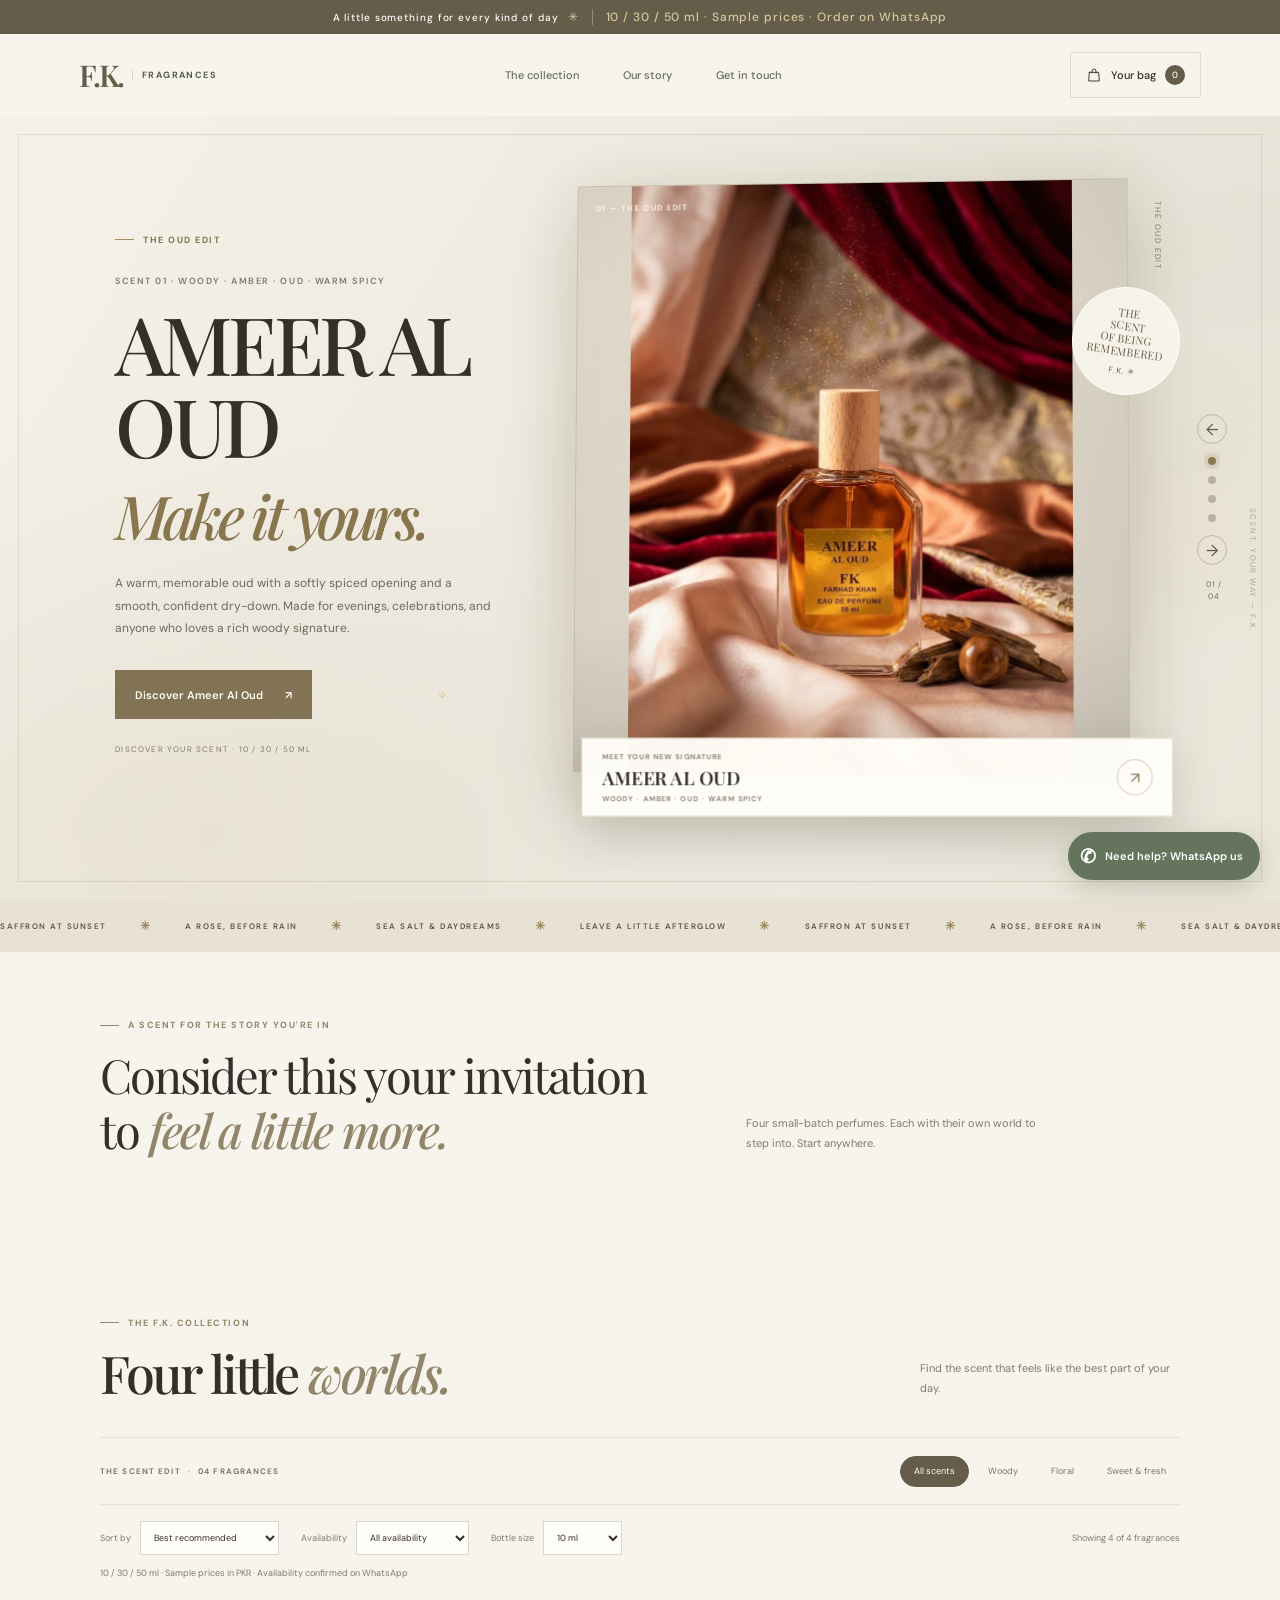
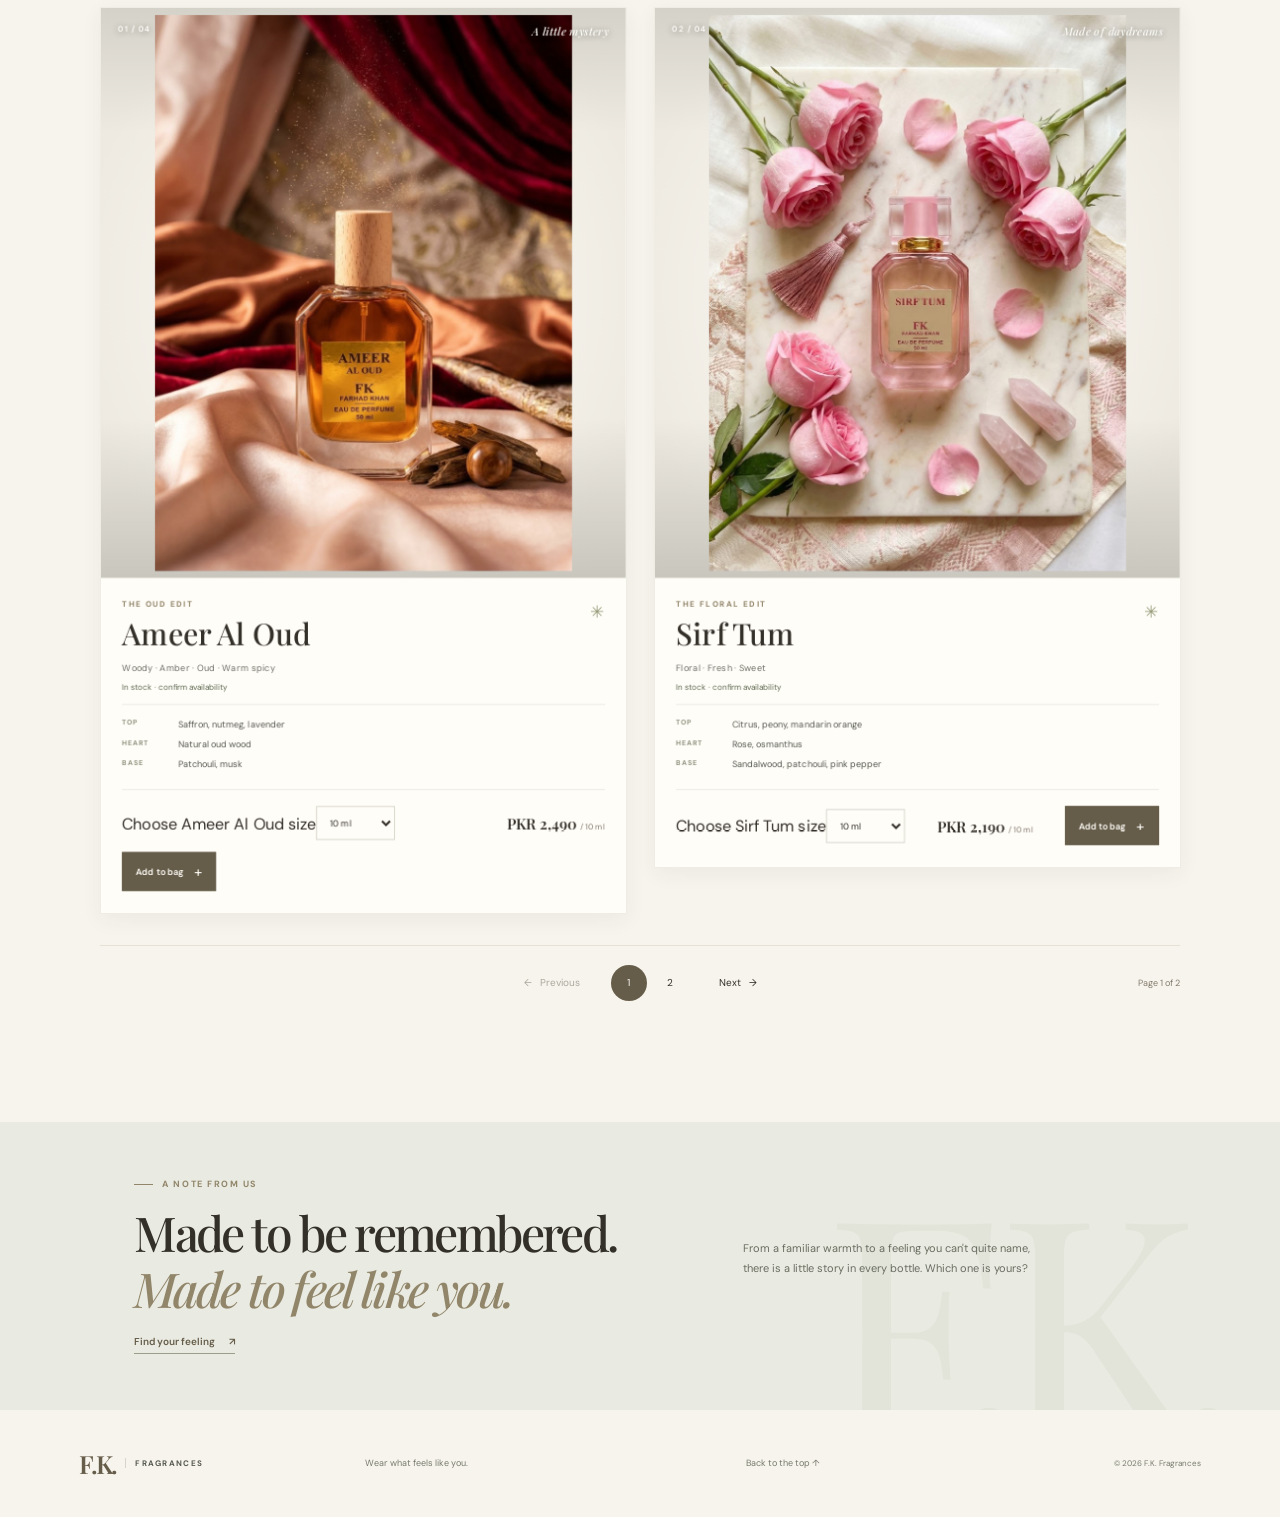
<file: index.html>
<!DOCTYPE html>
<html lang="en">
  <head>
    <meta charset="UTF-8" />
    <meta name="viewport" content="width=device-width, initial-scale=1.0" />
    <meta
      name="description"
      content="Discover four distinctive fragrances from F.K. Fragrances: Ameer Al Oud, Sirf Tum, Kashish, and Ameer The Scent Elixir."
    />
    <meta name="theme-color" content="#f7f4ed" />
    <title>F.K. Fragrances — Find your feeling</title>
    <link rel="preconnect" href="https://fonts.googleapis.com" />
    <link rel="preconnect" href="https://fonts.gstatic.com" crossorigin />
    <link
      href="https://fonts.googleapis.com/css2?family=DM+Sans:wght@400;500;600;700&family=Playfair+Display:ital,wght@0,500;0,600;0,700;1,500;1,600&display=swap"
      rel="stylesheet"
    />
    <link rel="stylesheet" href="style.css" />
  </head>
  <body>
    <div class="announcement">
      A little something for every kind of day <span aria-hidden="true">✳</span>
      <span class="announcement-note">10 / 30 / 50 ml · Sample prices · Order on WhatsApp</span>
    </div>

    <header class="site-header">
      <a class="wordmark" href="#home" aria-label="F.K. Fragrances home">
        <span class="wordmark-monogram">F.K.</span>
        <span class="wordmark-name">FRAGRANCES</span>
      </a>

      <nav class="main-nav" aria-label="Main navigation">
        <a href="#collection">The collection</a>
        <a href="#our-story">Our story</a>
        <a href="#contact">Get in touch</a>
      </nav>

      <button class="header-link cart-toggle" type="button" aria-label="Open shopping bag">
        <svg aria-hidden="true" viewBox="0 0 24 24">
          <path d="M5 8h14l1 13H4L5 8Z" />
          <path d="M9 9V6a3 3 0 0 1 6 0v3" />
        </svg>
        <span class="cart-toggle-label">Your bag</span>
        <span class="cart-count" aria-live="polite">0</span>
      </button>
    </header>

    <main>
      <section class="hero hero-campaign" id="home" aria-labelledby="hero-title">
        <div class="hero-copy">
          <p class="eyebrow campaign-eyebrow" data-reveal>
            <span aria-hidden="true"></span>
            <span class="hero-family-label" data-hero-family>THE OUD EDIT</span>
          </p>
          <p class="campaign-overline" data-reveal data-hero-overline>YOUR NEXT SIGNATURE SCENT</p>
          <h1 id="hero-title" data-reveal>
            <span data-hero-title>AMEER AL OUD</span><br /><em>Make it yours.</em>
          </h1>
          <p class="hero-description" data-reveal data-hero-description>
            A little saffron. A whisper of oud. An entrance they will remember
            long after you've left.
          </p>
          <div class="campaign-actions" data-reveal>
            <button class="button button-gold" type="button" data-product-details="ameer-al-oud" data-hero-discover>
              Discover featured fragrance <span aria-hidden="true">↗</span>
            </button>
            <a class="campaign-link" href="#collection">Meet all four scents <span aria-hidden="true">↓</span></a>
          </div>
          <p class="hero-footnote" data-reveal>DISCOVER YOUR SCENT · 10 / 30 / 50 ML</p>
        </div>

        <div class="campaign-visual" data-reveal aria-label="Ameer Al Oud perfume editorial">
          <div class="campaign-photo-frame">
            <img
              class="campaign-photo"
              src="./assets/products/ameer-al-oud-01.jpg"
              data-hero-photo
              alt="Ameer Al Oud perfume bottle nestled among warm, glowing silks"
              fetchpriority="high"
            />
            <span class="campaign-photo-index" data-hero-edition>01 — THE OUD EDIT</span>
          </div>
          <span class="campaign-vertical-note" data-hero-side-note>AN IMPRESSION THAT STAYS</span>
          <span class="campaign-stamp" aria-hidden="true">
            <span>THE<br />SCENT<br />OF BEING<br />REMEMBERED</span>
            <span class="campaign-stamp-mark">F.K. ✳</span>
          </span>
          <button class="campaign-shop-card" type="button" data-product-details="ameer-al-oud">
            <span><small data-hero-kicker>MEET YOUR NEW SIGNATURE</small><strong data-hero-name>AMEER AL OUD</strong><small data-hero-notes>WARM · SPICED · UNFORGETTABLE</small></span>
            <span class="campaign-shop-arrow" aria-hidden="true">↗</span>
          </button>
        </div>
        <div class="hero-carousel-controls" role="group" aria-label="Featured fragrances">
          <button class="hero-carousel-arrow" type="button" data-hero-step="-1" aria-label="Previous featured fragrance">←</button>
          <div class="hero-carousel-dots" aria-label="Choose a featured fragrance"></div>
          <button class="hero-carousel-arrow" type="button" data-hero-step="1" aria-label="Next featured fragrance">→</button>
          <span class="hero-carousel-progress" aria-live="polite">01 / 04</span>
        </div>
        <span class="hero-side-note" aria-hidden="true">SCENT, YOUR WAY — F.K.</span>
      </section>

      <div class="scent-marquee" aria-hidden="true">
        <div class="scent-marquee-track">
          <span>SAFFRON AT SUNSET</span><span>✳</span><span>A ROSE, BEFORE RAIN</span><span>✳</span><span>SEA SALT &amp; DAYDREAMS</span><span>✳</span><span>LEAVE A LITTLE AFTERGLOW</span><span>✳</span>
          <span>SAFFRON AT SUNSET</span><span>✳</span><span>A ROSE, BEFORE RAIN</span><span>✳</span><span>SEA SALT &amp; DAYDREAMS</span><span>✳</span><span>LEAVE A LITTLE AFTERGLOW</span><span>✳</span>
        </div>
      </div>

      <section class="campaign-note section-wrap" data-reveal aria-label="About the collection">
        <p class="eyebrow"><span></span> A SCENT FOR THE STORY YOU'RE IN</p>
        <p class="campaign-note-copy">Consider this your invitation<br />to <em>feel a little more.</em></p>
        <p class="campaign-note-detail">Four small-batch perfumes. Each with their own world to step into. Start anywhere.</p>
      </section>

      <section class="collection section-wrap" id="collection" aria-labelledby="collection-title">
        <div class="section-heading">
          <div>
            <p class="eyebrow"><span></span> The F.K. collection</p>
            <h2 id="collection-title">Four little <em>worlds.</em></h2>
          </div>
          <p class="section-intro">
            Find the scent that feels like the best part of your day.
          </p>
        </div>

        <div class="collection-toolbar">
          <p class="collection-count">THE SCENT EDIT <span>·</span> 04 FRAGRANCES</p>
          <div class="filter-list" aria-label="Filter fragrances">
            <button class="filter-button is-active" type="button" data-filter="all" aria-pressed="true">All scents</button>
            <button class="filter-button" type="button" data-filter="woody" aria-pressed="false">Woody</button>
            <button class="filter-button" type="button" data-filter="floral" aria-pressed="false">Floral</button>
            <button class="filter-button" type="button" data-filter="sweet" aria-pressed="false">Sweet &amp; fresh</button>
          </div>
        </div>
        <div class="catalog-controls" aria-label="Sort and filter fragrances">
          <label class="catalog-control">
            Sort by
            <select id="sort-products" name="sort">
              <option value="recommended">Best recommended</option>
              <option value="price-low">Price: low to high</option>
              <option value="price-high">Price: high to low</option>
            </select>
          </label>
          <label class="catalog-control">
            Availability
            <select id="stock-filter" name="availability">
              <option value="all">All availability</option>
              <option value="in-stock">In stock</option>
              <option value="out-of-stock">Out of stock</option>
            </select>
          </label>
          <label class="catalog-control">
            Bottle size
            <select id="catalog-size" name="size">
              <option value="10">10 ml</option>
              <option value="30">30 ml</option>
              <option value="50">50 ml</option>
            </select>
          </label>
          <p class="catalog-results" aria-live="polite">Showing all 4 fragrances</p>
        </div>
        <p class="price-note">10 / 30 / 50 ml · Sample prices in PKR · Availability confirmed on WhatsApp</p>

        <div class="product-grid" aria-live="polite">
          <article class="product-card" data-family="woody" data-product-id="ameer-al-oud" data-price="2490" data-stock="in" data-gallery="./assets/products/ameer-al-oud-01.jpg|./assets/products/ameer-al-oud-02.jpg">
            <button class="product-image product-image-button" type="button" data-product-details="ameer-al-oud" aria-label="Discover Ameer Al Oud and browse its perfume photos">
              <img class="product-photo" src="./assets/products/ameer-al-oud-01.jpg" alt="Ameer Al Oud 50 ml perfume bottle against warm, luxurious fabric" loading="lazy" />
              <span class="image-number">01 / 04</span>
              <span class="image-note">A little mystery</span>
              <span class="image-view-label">Discover the story <span aria-hidden="true">↗</span></span>
            </button>
            <div class="product-info">
              <div class="product-title-row">
                <div>
                  <p class="product-family">THE OUD EDIT</p>
                  <h3><button class="product-name-button" type="button" data-product-details="ameer-al-oud">Ameer Al Oud</button></h3>
                </div>
                <span class="product-star" aria-hidden="true">✳</span>
              </div>
              <p class="product-type">Woody · Amber · Oud · Warm spicy</p>
              <p class="stock-label">In stock · confirm availability</p>
              <div class="scent-notes">
                <p><span>TOP</span> Saffron, nutmeg, lavender</p>
                <p><span>HEART</span> Natural oud wood</p>
                <p><span>BASE</span> Patchouli, musk</p>
              </div>
              <div class="product-buy-row">
                <label class="size-picker"><span class="sr-only">Choose Ameer Al Oud size</span><select data-size-selector aria-label="Choose Ameer Al Oud size"><option value="10">10 ml</option><option value="30">30 ml</option><option value="50">50 ml</option></select></label>
                <p class="product-price">PKR 2,490 <span>/ 10 ml</span></p>
                <button class="add-to-cart" type="button" data-add-product="ameer-al-oud">Add to bag <span aria-hidden="true">+</span></button>
              </div>
            </div>
          </article>

          <article class="product-card" data-family="floral" data-product-id="sirf-tum" data-price="2190" data-stock="in" data-gallery="./assets/products/sirf-tum-01.jpg|./assets/products/sirf-tum-02.jpg">
            <button class="product-image product-image-button" type="button" data-product-details="sirf-tum" aria-label="Discover Sirf Tum and browse its perfume photos">
              <img class="product-photo" src="./assets/products/sirf-tum-01.jpg" alt="Sirf Tum 50 ml rose-pink perfume among fresh pink roses" loading="lazy" />
              <span class="image-number">02 / 04</span>
              <span class="image-note">Made of daydreams</span>
              <span class="image-view-label">Discover the story <span aria-hidden="true">↗</span></span>
            </button>
            <div class="product-info">
              <div class="product-title-row">
                <div>
                  <p class="product-family">THE FLORAL EDIT</p>
                  <h3><button class="product-name-button" type="button" data-product-details="sirf-tum">Sirf Tum</button></h3>
                </div>
                <span class="product-star" aria-hidden="true">✳</span>
              </div>
              <p class="product-type">Floral · Fresh · Sweet</p>
              <p class="stock-label">In stock · confirm availability</p>
              <div class="scent-notes">
                <p><span>TOP</span> Citrus, peony, mandarin orange</p>
                <p><span>HEART</span> Rose, osmanthus</p>
                <p><span>BASE</span> Sandalwood, patchouli, pink pepper</p>
              </div>
              <div class="product-buy-row">
                <label class="size-picker"><span class="sr-only">Choose Sirf Tum size</span><select data-size-selector aria-label="Choose Sirf Tum size"><option value="10">10 ml</option><option value="30">30 ml</option><option value="50">50 ml</option></select></label>
                <p class="product-price">PKR 2,190 <span>/ 10 ml</span></p>
                <button class="add-to-cart" type="button" data-add-product="sirf-tum">Add to bag <span aria-hidden="true">+</span></button>
              </div>
            </div>
          </article>

          <article class="product-card" data-family="sweet" data-product-id="kashish" data-price="1990" data-stock="in" data-gallery="./assets/products/kashish-01.jpg|./assets/products/kashish-02.jpg">
            <button class="product-image product-image-button" type="button" data-product-details="kashish" aria-label="Discover Kashish and browse its perfume photos">
              <img class="product-photo" src="./assets/products/kashish-01.jpg" alt="Kashish blue perfume on a beach, surrounded by lavender and shells" loading="lazy" />
              <span class="image-number">03 / 04</span>
              <span class="image-note">A little escape</span>
              <span class="image-view-label">Discover the story <span aria-hidden="true">↗</span></span>
            </button>
            <div class="product-info">
              <div class="product-title-row">
                <div>
                  <p class="product-family">THE GOURMAND EDIT</p>
                  <h3><button class="product-name-button" type="button" data-product-details="kashish">Kashish</button></h3>
                </div>
                <span class="product-star" aria-hidden="true">✳</span>
              </div>
              <p class="product-type">Sweet · Amber · Oriental · Gourmand</p>
              <p class="stock-label">In stock · confirm availability</p>
              <div class="scent-notes">
                <p><span>TOP</span> Bergamot, melon, cassis, cotton candy</p>
                <p><span>HEART</span> Honey, berry, apricot, jasmine, rose</p>
                <p><span>BASE</span> Patchouli, vanilla, chocolate/caramel, amber</p>
              </div>
              <div class="product-buy-row">
                <label class="size-picker"><span class="sr-only">Choose Kashish size</span><select data-size-selector aria-label="Choose Kashish size"><option value="10">10 ml</option><option value="30">30 ml</option><option value="50">50 ml</option></select></label>
                <p class="product-price">PKR 1,990 <span>/ 10 ml</span></p>
                <button class="add-to-cart" type="button" data-add-product="kashish">Add to bag <span aria-hidden="true">+</span></button>
              </div>
            </div>
          </article>

          <article class="product-card" data-family="woody" data-product-id="ameer-the-scent-elixir" data-price="2990" data-stock="in" data-gallery="./assets/products/ameer-elixir-01.jpg|./assets/products/ameer-elixir-02.jpg">
            <button class="product-image product-image-button" type="button" data-product-details="ameer-the-scent-elixir" aria-label="Discover Ameer The Scent Elixir and browse its perfume photos">
              <img class="product-photo" src="./assets/products/ameer-elixir-01.jpg" alt="Deep red Ameer The Scent Elixir perfume with gold accents on rose silk" loading="lazy" />
              <span class="image-number">04 / 04</span>
              <span class="image-note">Leave a little wonder</span>
              <span class="image-view-label">Discover the story <span aria-hidden="true">↗</span></span>
            </button>
            <div class="product-info">
              <div class="product-title-row">
                <div>
                  <p class="product-family">THE SIGNATURE EDIT</p>
                  <h3><button class="product-name-button" type="button" data-product-details="ameer-the-scent-elixir">Ameer The Scent Elixir</button></h3>
                </div>
                <span class="product-star" aria-hidden="true">✳</span>
              </div>
              <p class="product-type">Warm spicy · Leather · Woody · Fruity</p>
              <p class="stock-label">In stock · confirm availability</p>
              <div class="scent-notes">
                <p><span>TOP</span> Red pepper, pimento</p>
                <p><span>HEART</span> Lavender</p>
                <p><span>BASE</span> Sandalwood, woody notes, leather</p>
              </div>
              <div class="product-buy-row">
                <label class="size-picker"><span class="sr-only">Choose Ameer The Scent Elixir size</span><select data-size-selector aria-label="Choose Ameer The Scent Elixir size"><option value="10">10 ml</option><option value="30">30 ml</option><option value="50">50 ml</option></select></label>
                <p class="product-price">PKR 2,990 <span>/ 10 ml</span></p>
                <button class="add-to-cart" type="button" data-add-product="ameer-the-scent-elixir">Add to bag <span aria-hidden="true">+</span></button>
              </div>
            </div>
          </article>
        </div>
        <p class="filter-empty" hidden>No scents in this edit just yet.</p>
        <nav class="pagination" aria-label="Fragrance collection pages" hidden>
          <button class="pagination-arrow" type="button" data-page-action="previous" aria-label="Previous collection page">← <span>Previous</span></button>
          <div class="pagination-pages" aria-label="Choose a collection page"></div>
          <button class="pagination-arrow" type="button" data-page-action="next" aria-label="Next collection page"><span>Next</span> →</button>
          <p class="pagination-status" aria-live="polite">Page 1 of 2</p>
        </nav>
      </section>

      <section class="story" id="our-story" aria-labelledby="story-title">
        <div class="story-mark" aria-hidden="true">F.K.</div>
        <div class="story-copy">
          <p class="eyebrow"><span></span> A note from us</p>
          <h2 id="story-title">Made to be remembered.<br /><em>Made to feel like you.</em></h2>
        </div>
        <p class="story-description">
          From a familiar warmth to a feeling you can't quite name, there is a
          little story in every bottle. Which one is yours?
        </p>
        <a class="text-link" href="#collection">Find your feeling <span aria-hidden="true">↗</span></a>
      </section>
    </main>

    <footer class="site-footer" id="contact">
      <a class="wordmark footer-wordmark" href="#home" aria-label="F.K. Fragrances home">
        <span class="wordmark-monogram">F.K.</span>
        <span class="wordmark-name">FRAGRANCES</span>
      </a>
      <p>Wear what feels like you.</p>
      <a class="footer-top-link" href="#home">Back to the top ↑</a>
      <span class="footer-copyright">© 2026 F.K. Fragrances</span>
    </footer>

    <dialog class="cart-dialog" id="cart-dialog" aria-labelledby="cart-title">
      <div class="cart-shell">
        <header class="cart-header">
          <div>
            <p class="product-family">YOUR F.K. EDIT</p>
            <h2 id="cart-title">Your bag <span class="cart-title-count"></span></h2>
          </div>
          <button class="dialog-close" type="button" data-close-cart aria-label="Close shopping bag">×</button>
        </header>

        <div class="cart-items" aria-live="polite"></div>
        <div class="cart-empty" hidden>
          <p>Your bag is waiting for a little something.</p>
          <button class="button button-dark" type="button" data-close-cart>Explore the collection <span aria-hidden="true">↗</span></button>
        </div>

        <div class="cart-summary">
          <div class="cart-subtotal-row"><span>Subtotal</span><strong class="cart-subtotal">PKR 0</strong></div>
          <p>Delivery charges and payment are confirmed with you on WhatsApp.</p>
        </div>

        <form class="checkout-form" id="checkout-form">
          <p class="checkout-heading">Where should we send your order?</p>
          <label>
            Full name
            <input name="name" autocomplete="name" required maxlength="100" />
          </label>
          <div class="checkout-field-row">
            <label>
              Phone number
              <input name="phone" type="tel" autocomplete="tel" required maxlength="30" />
            </label>
            <label>
              City
              <input name="city" autocomplete="address-level2" required maxlength="80" />
            </label>
          </div>
          <label>
            Delivery address
            <textarea name="address" autocomplete="street-address" rows="2" required maxlength="300"></textarea>
          </label>
          <button class="button button-dark checkout-button" type="submit">
            Continue to WhatsApp <span aria-hidden="true">↗</span>
          </button>
          <a class="whatsapp-fallback" href="#" target="_blank" rel="noopener noreferrer" hidden>Open your WhatsApp order ↗</a>
          <p class="checkout-status" role="status" aria-live="polite"></p>
          <p class="checkout-disclaimer">No online payment is taken here. We will confirm your order, delivery charges and payment method on WhatsApp.</p>
        </form>
      </div>
    </dialog>

    <p class="shop-toast" role="status" aria-live="polite"></p>

    <a class="whatsapp-help" href="https://wa.me/923136000665?text=Hello%20F.K.%20Fragrances%2C%20I%20need%20help%20choosing%20a%20perfume." target="_blank" rel="noopener noreferrer" aria-label="Get help on WhatsApp"><span class="whatsapp-help-icon" aria-hidden="true">✆</span><span>Need help? WhatsApp us</span></a>
    <script src="./catalog.js"></script>
    <script src="./script.js" defer></script>
  </body>
</html>
</file>
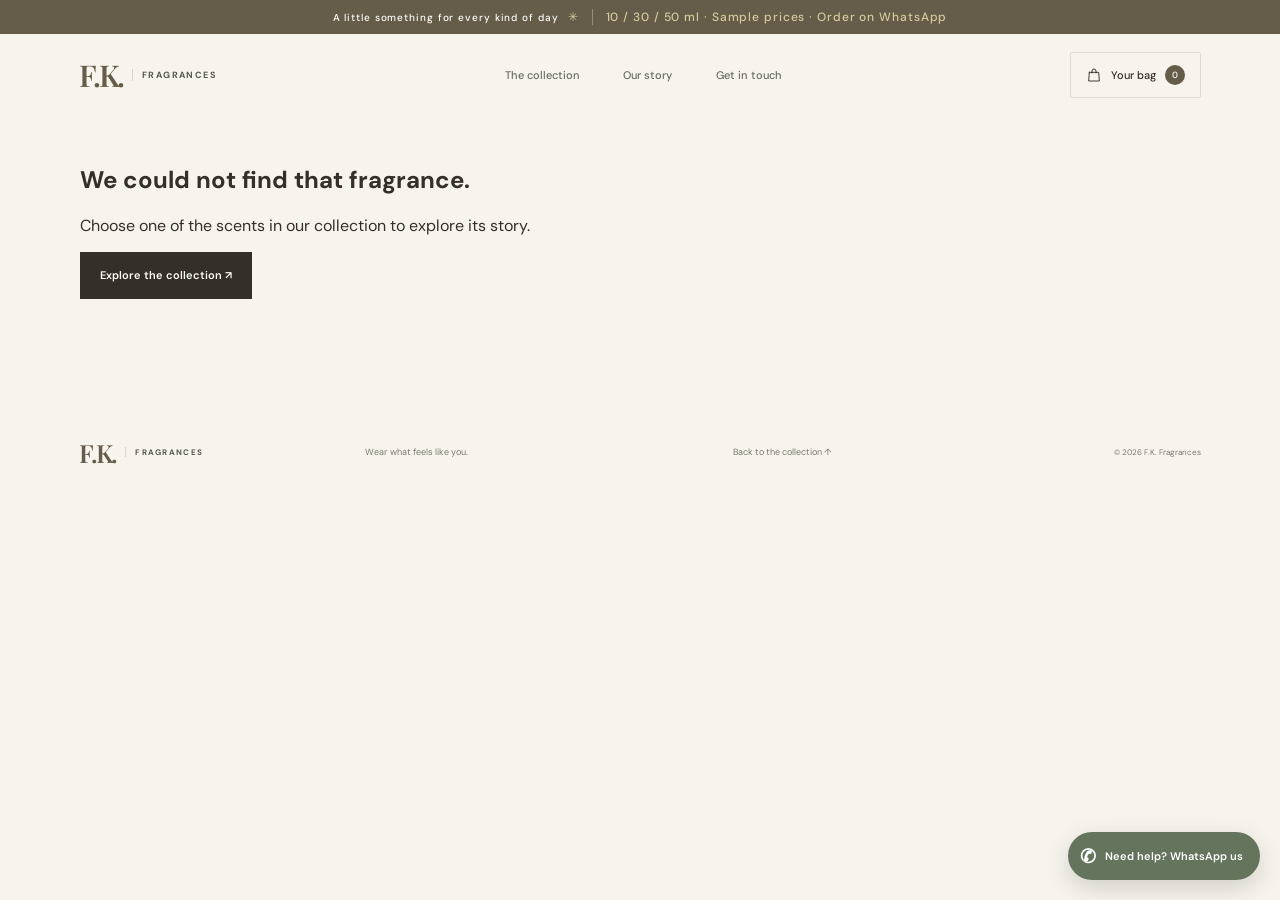
<file: product.html>
<!DOCTYPE html>
<html lang="en">
  <head>
    <meta charset="UTF-8" />
    <meta name="viewport" content="width=device-width, initial-scale=1.0" />
    <meta name="description" content="Explore perfume notes, sizes, customer reviews, and ordering details at F.K. Fragrances." />
    <meta name="theme-color" content="#f7f4ed" />
    <title>Perfume details — F.K. Fragrances</title>
    <link rel="preconnect" href="https://fonts.googleapis.com" />
    <link rel="preconnect" href="https://fonts.gstatic.com" crossorigin />
    <link href="https://fonts.googleapis.com/css2?family=DM+Sans:wght@400;500;600;700&family=Playfair+Display:ital,wght@0,500;0,600;0,700;1,500;1,600&display=swap" rel="stylesheet" />
    <link rel="stylesheet" href="style.css" />
    <link rel="stylesheet" href="product.css" />
  </head>
  <body class="product-page">
    <div class="announcement">A little something for every kind of day <span aria-hidden="true">✳</span><span class="announcement-note">10 / 30 / 50 ml · Sample prices · Order on WhatsApp</span></div>
    <header class="site-header">
      <a class="wordmark" href="index.html" aria-label="F.K. Fragrances home"><span class="wordmark-monogram">F.K.</span><span class="wordmark-name">FRAGRANCES</span></a>
      <nav class="main-nav" aria-label="Main navigation"><a href="index.html#collection">The collection</a><a href="index.html#our-story">Our story</a><a href="index.html#contact">Get in touch</a></nav>
      <button class="header-link cart-toggle" type="button" aria-label="Open shopping bag"><svg aria-hidden="true" viewBox="0 0 24 24"><path d="M5 8h14l1 13H4L5 8Z" /><path d="M9 9V6a3 3 0 0 1 6 0v3" /></svg><span class="cart-toggle-label">Your bag</span><span class="cart-count" aria-live="polite">0</span></button>
    </header>

    <main class="product-page-main">
      <nav class="product-breadcrumb" aria-label="Breadcrumb"><a href="index.html">Home</a><span aria-hidden="true">/</span><a href="index.html#collection">The collection</a><span aria-hidden="true">/</span><span data-product-breadcrumb>Perfume details</span></nav>
      <section class="product-detail" aria-labelledby="detail-title">
        <div class="detail-gallery">
          <div class="detail-photo-stage">
            <button class="detail-gallery-arrow" type="button" data-gallery-step="-1" aria-label="Previous product photo">←</button>
            <img class="detail-photo" data-detail-photo src="" alt="" fetchpriority="high" />
            <button class="detail-gallery-arrow" type="button" data-gallery-step="1" aria-label="Next product photo">→</button>
            <span class="detail-photo-caption">PRODUCT PHOTOGRAPHY · FULL IMAGE</span>
          </div>
          <div class="detail-gallery-dots" role="group" aria-label="Choose product photo"></div>
        </div>
        <div class="detail-copy">
          <p class="eyebrow"><span></span> <span data-detail-family></span></p>
          <h1 id="detail-title" data-detail-name></h1>
          <p class="detail-type" data-detail-type></p>
          <div class="detail-rating"><span class="rating-stars" data-rating-stars aria-hidden="true"></span><span data-rating-summary>No ratings yet</span><a href="#reviews" data-review-count>Be the first to leave a review</a></div>
          <p class="detail-description" data-detail-description></p>
          <div class="detail-notes" data-detail-notes></div>
          <p class="detail-stock" data-detail-stock>In stock · please confirm availability on WhatsApp</p>
          <label class="detail-size-label" for="detail-size">Choose your size</label>
          <select id="detail-size" class="detail-size-select" data-detail-size><option value="10">10 ml</option><option value="30">30 ml</option><option value="50">50 ml</option></select>
          <p class="detail-price" data-detail-price></p>
          <p class="detail-price-note">Sample price in PKR. 30 ml and 50 ml are calculated at 3× and 5× the 10 ml sample price.</p>
          <button class="button button-dark detail-add-button" type="button" data-detail-add>Add to bag <span aria-hidden="true">+</span></button>
          <a class="detail-whatsapp" href="https://wa.me/923136000665?text=Hello%20F.K.%20Fragrances%2C%20I%20have%20a%20question%20about%20a%20perfume." target="_blank" rel="noopener noreferrer">Need help choosing? Chat with us on WhatsApp ↗</a>
        </div>
      </section>

      <section class="detail-reviews" id="reviews" aria-labelledby="reviews-title">
        <div class="reviews-heading"><div><p class="eyebrow"><span></span> From the scent community</p><h2 id="reviews-title">Customer <em>notes.</em></h2></div><p>Reviews are saved only in this browser and are not purchase-verified.</p></div>
        <div class="review-list" data-review-list aria-live="polite"></div>
        <form class="review-form" data-review-form>
          <h3>Leave a review</h3>
          <label>Your name<input name="name" autocomplete="name" required maxlength="60" /></label>
          <label>Your rating<select name="rating" required><option value="">Choose a rating</option><option value="5">5 — Loved it</option><option value="4">4 — Really liked it</option><option value="3">3 — It's nice</option><option value="2">2 — Not for me</option><option value="1">1 — Disappointed</option></select></label>
          <label>Your review<textarea name="review" required minlength="10" maxlength="600" rows="4" placeholder="What did you think of this fragrance?"></textarea></label>
          <button class="button button-dark" type="submit">Post review <span aria-hidden="true">↗</span></button>
          <p class="review-status" role="status" aria-live="polite"></p>
        </form>
      </section>

      <section class="detail-recommendations" aria-labelledby="recommendations-title"><p class="eyebrow"><span></span> More to discover</p><h2 id="recommendations-title">Find your next <em>feeling.</em></h2><div class="recommendation-grid" data-recommendations></div></section>
    </main>
    <footer class="site-footer"><a class="wordmark footer-wordmark" href="index.html"><span class="wordmark-monogram">F.K.</span><span class="wordmark-name">FRAGRANCES</span></a><p>Wear what feels like you.</p><a class="footer-top-link" href="index.html#collection">Back to the collection ↑</a><span class="footer-copyright">© 2026 F.K. Fragrances</span></footer>
    <a class="whatsapp-help" href="https://wa.me/923136000665?text=Hello%20F.K.%20Fragrances%2C%20I%20need%20help%20choosing%20a%20perfume." target="_blank" rel="noopener noreferrer" aria-label="Get help on WhatsApp"><span class="whatsapp-help-icon" aria-hidden="true">✆</span><span>Need help? WhatsApp us</span></a>

    <dialog class="cart-dialog" id="cart-dialog" aria-labelledby="cart-title">
      <div class="cart-shell"><header class="cart-header"><div><p class="product-family">YOUR F.K. EDIT</p><h2 id="cart-title">Your bag <span class="cart-title-count"></span></h2></div><button class="dialog-close" type="button" data-close-cart aria-label="Close shopping bag">×</button></header>
        <div class="cart-items" aria-live="polite"></div><div class="cart-empty" hidden><p>Your bag is waiting for a little something.</p><a class="button button-dark" href="index.html#collection">Explore the collection ↗</a></div>
        <div class="cart-summary"><div class="cart-subtotal-row"><span>Subtotal</span><strong class="cart-subtotal">PKR 0</strong></div><p>Delivery charges and payment are confirmed with you on WhatsApp.</p></div>
        <form class="checkout-form" id="checkout-form"><p class="checkout-heading">Where should we send your order?</p><label>Full name<input name="name" autocomplete="name" required maxlength="100" /></label><div class="checkout-field-row"><label>Phone number<input name="phone" type="tel" autocomplete="tel" required maxlength="30" /></label><label>City<input name="city" autocomplete="address-level2" required maxlength="80" /></label></div><label>Delivery address<textarea name="address" autocomplete="street-address" rows="2" required maxlength="300"></textarea></label><button class="button button-dark checkout-button" type="submit">Continue to WhatsApp <span aria-hidden="true">↗</span></button><a class="whatsapp-fallback" href="#" target="_blank" rel="noopener noreferrer" hidden>Open your WhatsApp order ↗</a><p class="checkout-status" role="status" aria-live="polite"></p><p class="checkout-disclaimer">No online payment is taken here. We will confirm your order, delivery charges and payment method on WhatsApp.</p></form>
      </div>
    </dialog>
    <p class="shop-toast" role="status" aria-live="polite"></p>
    <script src="catalog.js"></script>
    <script src="product.js" defer></script>
  </body>
</html>
</file>
<file: style.css>
:root {
  color-scheme: light;
  --ink: #28332d;
  --muted: #777a6d;
  --olive: #777e5c;
  --olive-dark: #545a41;
  --paper: #f7f5ef;
  --white: #fffefa;
  --line: #e8e5db;
  --serif: "Playfair Display", Georgia, serif;
  --sans: "DM Sans", Arial, sans-serif;
}

* {
  box-sizing: border-box;
}

html {
  scroll-behavior: smooth;
}

body {
  margin: 0;
  background: var(--paper);
  color: var(--ink);
  font-family: var(--sans);
  -webkit-font-smoothing: antialiased;
}

a {
  color: inherit;
  text-decoration: none;
}

button {
  font: inherit;
}

.announcement {
  display: flex;
  min-height: 34px;
  align-items: center;
  justify-content: center;
  gap: 9px;
  background: var(--olive-dark);
  color: #fffefa;
  font-size: 10px;
  font-weight: 500;
  letter-spacing: 0.09em;
  text-align: center;
}

.announcement span {
  color: #d5ca9e;
  font-size: 12px;
}

.site-header {
  position: relative;
  z-index: 2;
  display: flex;
  min-height: 82px;
  align-items: center;
  justify-content: space-between;
  gap: 28px;
  padding: 0 max(6.2vw, calc((100vw - 1240px) / 2));
  background: var(--paper);
}

.wordmark {
  display: inline-flex;
  flex: 0 0 auto;
  align-items: center;
  gap: 9px;
}

.wordmark-monogram {
  color: var(--olive-dark);
  font-family: var(--serif);
  font-size: 30px;
  font-weight: 600;
  letter-spacing: -0.08em;
  line-height: 1;
}

.wordmark-name {
  padding-left: 9px;
  border-left: 1px solid #d7d5cb;
  color: #56594f;
  font-size: 9px;
  font-weight: 700;
  letter-spacing: 0.16em;
}

.main-nav {
  display: flex;
  align-items: center;
  gap: clamp(22px, 3.4vw, 48px);
}

.main-nav a,
.header-link {
  font-size: 11px;
  font-weight: 500;
  transition: color 160ms ease;
}

.main-nav a {
  color: #686b61;
}

.main-nav a:hover,
.header-link:hover {
  color: var(--olive);
}

.header-link {
  padding: 12px 15px;
  border: 1px solid #dedbd1;
  border-radius: 2px;
  white-space: nowrap;
}

.cart-toggle {
  display: inline-flex;
  align-items: center;
  gap: 9px;
  background: transparent;
  color: var(--ink);
  cursor: pointer;
}

.cart-toggle svg {
  width: 16px;
  height: 16px;
  fill: none;
  stroke: currentColor;
  stroke-linecap: round;
  stroke-linejoin: round;
  stroke-width: 1.4px;
}

.cart-count {
  display: grid;
  width: 20px;
  height: 20px;
  place-items: center;
  border-radius: 50%;
  background: var(--olive-dark);
  color: #fffefa;
  font-size: 9px;
}

.cart-toggle.has-bump .cart-count {
  animation: bag-bump 420ms ease;
}

.hero {
  position: relative;
  display: grid;
  min-height: 535px;
  grid-template-columns: 1.1fr 0.9fr;
  align-items: center;
  gap: 7%;
  overflow: hidden;
  padding: 74px max(10.5vw, calc((100vw - 1120px) / 2)) 82px;
  background:
    radial-gradient(ellipse at 79% 49%, rgba(212, 214, 194, 0.44), transparent 35%),
    #eceee6;
}

.hero-copy {
  position: relative;
  z-index: 1;
  max-width: 500px;
}

.eyebrow {
  display: flex;
  align-items: center;
  gap: 9px;
  margin: 0 0 22px;
  color: var(--olive);
  font-size: 9px;
  font-weight: 700;
  letter-spacing: 0.17em;
  text-transform: uppercase;
}

.eyebrow > span {
  width: 19px;
  height: 1px;
  background: var(--olive);
}

.hero h1,
.section-heading h2,
.story h2 {
  margin: 0;
  font-family: var(--serif);
  font-weight: 500;
  letter-spacing: -0.055em;
}

.hero h1 {
  font-size: clamp(53px, 6.1vw, 80px);
  line-height: 1.03;
}

.hero h1 em,
.section-heading h2 em,
.story h2 em {
  color: var(--olive);
  font-weight: 500;
}

.hero-description {
  max-width: 365px;
  margin: 23px 0 27px;
  color: #686c61;
  font-size: 13px;
  line-height: 1.85;
}

.button {
  display: inline-flex;
  min-height: 47px;
  align-items: center;
  justify-content: center;
  gap: 22px;
  padding: 0 19px;
  border: 1px solid var(--ink);
  font-size: 11px;
  font-weight: 600;
  transition:
    background-color 160ms ease,
    color 160ms ease;
}

.button-dark {
  background: var(--ink);
  color: var(--white);
}

.button-dark:hover {
  background: var(--olive-dark);
  border-color: var(--olive-dark);
}

.hero-footnote {
  margin: 18px 0 0;
  color: #777a6d;
  font-size: 9px;
  letter-spacing: 0.035em;
}

.hero-art {
  position: relative;
  display: grid;
  width: min(100%, 380px);
  aspect-ratio: 0.96;
  place-items: center;
  justify-self: center;
  border: 1px solid rgba(119, 126, 92, 0.2);
  border-radius: 50%;
  background:
    radial-gradient(circle at 50% 49%, rgba(255, 254, 250, 0.91) 0 34%, transparent 34.5%),
    radial-gradient(circle, rgba(244, 242, 232, 0.72) 0 48%, transparent 48.5%);
  transform-style: preserve-3d;
  transition:
    transform 300ms ease,
    box-shadow 300ms ease;
}

@media (hover: hover) and (pointer: fine) {
  .hero-art:hover {
    transform: perspective(850px) rotateX(5deg) rotateY(-7deg);
    box-shadow: 0 28px 54px rgba(67, 72, 51, 0.12);
  }
}

.hero-art::before,
.hero-art::after {
  position: absolute;
  width: 70%;
  height: 70%;
  border: 1px solid rgba(119, 126, 92, 0.14);
  border-radius: 50%;
  content: "";
}

.hero-art::after {
  width: 83%;
  height: 83%;
  border-style: dashed;
  border-color: rgba(119, 126, 92, 0.12);
}

.hero-seal {
  position: relative;
  z-index: 1;
  display: flex;
  width: 180px;
  height: 180px;
  flex-direction: column;
  align-items: center;
  justify-content: center;
  border: 1px solid #c8c9b5;
  border-radius: 50%;
  background: #f9f8f2;
  box-shadow: 0 12px 40px rgba(67, 72, 51, 0.08);
  text-align: center;
  transform: translateZ(36px);
}

.seal-small,
.seal-mark {
  color: #787c66;
  font-size: 7px;
  font-weight: 600;
  letter-spacing: 0.2em;
}

.seal-large {
  margin: 9px 0 11px;
  color: var(--ink);
  font-family: var(--serif);
  font-size: 31px;
  font-style: italic;
  letter-spacing: -0.04em;
  line-height: 1.06;
}

.seal-mark {
  font-size: 6px;
}

.hero-art-label,
.hero-art-caption {
  position: absolute;
  z-index: 1;
  color: #777b67;
  font-size: 8px;
  font-weight: 600;
  letter-spacing: 0.14em;
  line-height: 1.8;
}

.hero-art-label {
  top: 11%;
  right: 7%;
  text-align: right;
}

.hero-art-caption {
  bottom: 10%;
  left: 8%;
  font-family: var(--serif);
  font-size: 11px;
  font-style: italic;
  font-weight: 500;
  letter-spacing: 0.04em;
}

.hero-art-spark {
  position: absolute;
  z-index: 1;
  color: #949878;
}

.hero-art-spark-one {
  top: 25%;
  left: 10%;
  font-size: 22px;
}

.hero-art-spark-two {
  right: 13%;
  bottom: 23%;
  font-size: 16px;
}

.hero-side-note {
  position: absolute;
  top: 50%;
  right: 22px;
  color: #8a8d7e;
  font-size: 8px;
  letter-spacing: 0.18em;
  writing-mode: vertical-rl;
}

.section-wrap {
  width: min(1080px, calc(100% - 80px));
  margin: 0 auto;
}

.collection {
  padding-top: 93px;
  padding-bottom: 103px;
}

.section-heading {
  display: flex;
  align-items: flex-end;
  justify-content: space-between;
  gap: 30px;
}

.section-heading .eyebrow {
  margin-bottom: 14px;
}

.section-heading h2,
.story h2 {
  font-size: clamp(37px, 4.2vw, 52px);
  line-height: 1.16;
}

.section-intro {
  max-width: 260px;
  margin: 0 0 5px;
  color: var(--muted);
  font-size: 11px;
  line-height: 1.85;
}

.collection-toolbar {
  display: flex;
  min-height: 68px;
  align-items: center;
  justify-content: space-between;
  gap: 20px;
  margin-top: 34px;
  border-top: 1px solid var(--line);
  border-bottom: 1px solid var(--line);
}

.collection-count {
  flex: 0 0 auto;
  margin: 0;
  color: #777a6d;
  font-size: 8px;
  font-weight: 700;
  letter-spacing: 0.14em;
}

.collection-count span {
  padding: 0 4px;
  color: #b6b5a5;
}

.price-note {
  margin: 12px 0 0;
  color: var(--muted);
  font-size: 9px;
  text-align: right;
}

.filter-list {
  display: flex;
  flex-wrap: wrap;
  gap: 5px;
}

.filter-button {
  min-height: 31px;
  padding: 0 13px;
  border: 1px solid transparent;
  border-radius: 20px;
  background: transparent;
  color: #74766d;
  cursor: pointer;
  font-size: 9px;
  transition:
    border-color 160ms ease,
    background-color 160ms ease,
    color 160ms ease;
}

.filter-button:hover {
  border-color: #d7d8ca;
}

.filter-button.is-active {
  border-color: var(--olive-dark);
  background: var(--olive-dark);
  color: #fffefa;
}

.product-grid {
  display: grid;
  grid-template-columns: repeat(2, minmax(0, 1fr));
  gap: 42px 27px;
  padding-top: 28px;
}

.product-card {
  --tilt-x: 0deg;
  --tilt-y: 0deg;
  --glow-x: 50%;
  --glow-y: 50%;
  position: relative;
  min-width: 0;
  border: 1px solid rgba(117, 117, 93, 0.12);
  background: var(--white);
  box-shadow: 0 6px 20px rgba(40, 51, 45, 0.055);
  transform: perspective(1100px) rotateX(var(--tilt-x)) rotateY(var(--tilt-y));
  transform-style: preserve-3d;
  transition:
    transform 220ms ease,
    box-shadow 220ms ease;
  will-change: transform;
}

.product-card::after {
  position: absolute;
  z-index: 2;
  inset: 0;
  background: radial-gradient(
    circle at var(--glow-x) var(--glow-y),
    rgba(255, 255, 255, 0.2),
    transparent 42%
  );
  content: "";
  opacity: 0;
  pointer-events: none;
  transition: opacity 180ms ease;
}

.product-card[hidden] {
  display: none;
}

.product-card.is-tilting {
  transition:
    transform 80ms ease-out,
    box-shadow 220ms ease;
  box-shadow: 0 22px 42px rgba(40, 51, 45, 0.15);
}

.product-card.is-tilting::after {
  opacity: 1;
}

.product-card > .product-image {
  transform: translateZ(18px);
}

.product-card > .product-info {
  position: relative;
  z-index: 1;
  transform: translateZ(11px);
}

.product-image-button {
  display: block;
  width: 100%;
  padding: 0;
  border: 0;
  color: inherit;
  cursor: pointer;
  font: inherit;
  text-align: left;
}

.product-image {
  position: relative;
  overflow: hidden;
  aspect-ratio: 1.13 / 1;
  background-color: #e7e2d7;
  background-image: url("./assets/fragrance-collection.png");
  background-repeat: no-repeat;
  background-size: 240% auto;
  isolation: isolate;
}

.image-view-label {
  position: absolute;
  right: 12px;
  bottom: 12px;
  left: 12px;
  display: flex;
  min-height: 40px;
  align-items: center;
  justify-content: space-between;
  padding: 0 13px;
  background: rgba(255, 254, 250, 0.95);
  color: var(--ink);
  font-size: 10px;
  font-weight: 600;
  opacity: 0;
  transform: translateY(7px);
  transition:
    opacity 180ms ease,
    transform 180ms ease;
}

.product-image-button:hover .image-view-label,
.product-image-button:focus-visible .image-view-label {
  opacity: 1;
  transform: translateY(0);
}

.product-image::after {
  position: absolute;
  z-index: -1;
  inset: 0;
  background: linear-gradient(180deg, rgba(31, 35, 28, 0.12), transparent 22%, transparent 72%, rgba(31, 35, 28, 0.18));
  content: "";
}

.image-oud {
  background-position: 10% 6%;
}

.image-sirf {
  background-position: 95% 6%;
}

.image-kashish {
  background-position: 10% 74%;
}

.image-elixir {
  background-position: 95% 74%;
}

.image-number,
.image-note {
  position: absolute;
  top: 16px;
  color: #fffefa;
  font-size: 8px;
  font-weight: 600;
  letter-spacing: 0.14em;
  text-shadow: 0 1px 6px rgba(31, 35, 28, 0.45);
}

.image-number {
  left: 17px;
}

.image-note {
  right: 17px;
  font-family: var(--serif);
  font-size: 11px;
  font-style: italic;
  font-weight: 500;
  letter-spacing: 0.025em;
}

.product-info {
  padding: 21px 21px 22px;
}

.product-title-row {
  display: flex;
  align-items: flex-start;
  justify-content: space-between;
  gap: 14px;
}

.product-family {
  margin: 0 0 7px;
  color: var(--olive);
  font-size: 8px;
  font-weight: 700;
  letter-spacing: 0.17em;
}

.product-title-row h3 {
  margin: 0;
  font-family: var(--serif);
  font-size: clamp(22px, 2.7vw, 30px);
  font-weight: 500;
  letter-spacing: -0.045em;
  line-height: 1.17;
}

.product-name-button {
  padding: 0;
  border: 0;
  background: none;
  color: inherit;
  cursor: pointer;
  font: inherit;
  text-align: left;
}

.product-name-button:hover {
  color: var(--olive-dark);
}

.product-star {
  padding-top: 2px;
  color: #979a78;
  font-size: 17px;
}

.product-type {
  margin: 11px 0 17px;
  color: #6d7066;
  font-size: 9px;
  letter-spacing: 0.025em;
}

.scent-notes {
  display: grid;
  gap: 6px;
  padding-top: 13px;
  border-top: 1px solid #edebe4;
}

.scent-notes p {
  display: grid;
  grid-template-columns: 47px 1fr;
  gap: 9px;
  margin: 0;
  color: #55594f;
  font-size: 9px;
  line-height: 1.55;
}

.scent-notes p > span {
  color: #91927f;
  font-size: 7px;
  font-weight: 700;
  letter-spacing: 0.13em;
}

.product-buy-row {
  display: flex;
  align-items: center;
  justify-content: space-between;
  gap: 12px;
  padding-top: 16px;
  margin-top: 17px;
  border-top: 1px solid #edebe4;
}

.product-price {
  margin: 0;
  color: var(--ink);
  font-family: var(--serif);
  font-size: 17px;
  font-weight: 600;
  white-space: nowrap;
}

.product-price span {
  color: var(--muted);
  font-family: var(--sans);
  font-size: 8px;
  font-weight: 400;
}

.add-to-cart {
  display: inline-flex;
  min-height: 39px;
  align-items: center;
  justify-content: center;
  gap: 11px;
  padding: 0 13px;
  border: 1px solid var(--olive-dark);
  background: var(--olive-dark);
  color: var(--white);
  cursor: pointer;
  font-size: 9px;
  font-weight: 600;
  transition:
    background-color 160ms ease,
    color 160ms ease,
    transform 160ms ease;
}

.add-to-cart:hover {
  transform: translateY(-2px);
  background: transparent;
  color: var(--olive-dark);
}

.add-to-cart > span {
  font-size: 15px;
  font-weight: 400;
}

.filter-empty {
  margin: 30px 0 0;
  color: var(--muted);
  font-size: 13px;
}

.story {
  position: relative;
  display: grid;
  min-height: 284px;
  grid-template-columns: 1fr 0.72fr;
  align-content: center;
  align-items: center;
  column-gap: 50px;
  row-gap: 18px;
  overflow: hidden;
  padding: 56px max(10.5vw, calc((100vw - 1120px) / 2));
  background: #e9eae1;
}

.story-mark {
  position: absolute;
  right: 5%;
  bottom: -60px;
  color: rgba(119, 126, 92, 0.055);
  font-family: var(--serif);
  font-size: 310px;
  letter-spacing: -0.1em;
  line-height: 1;
  pointer-events: none;
}

.story-copy,
.story-description,
.text-link {
  position: relative;
  z-index: 1;
}

.story-copy .eyebrow {
  margin-bottom: 15px;
}

.story h2 {
  font-size: clamp(34px, 4vw, 48px);
}

.story-description {
  max-width: 310px;
  margin: 22px 0 0;
  color: #696d61;
  font-size: 11px;
  line-height: 1.9;
}

.text-link {
  justify-self: start;
  padding-bottom: 5px;
  border-bottom: 1px solid #9c9e8b;
  color: var(--olive-dark);
  font-size: 10px;
  font-weight: 600;
}

.text-link span {
  margin-left: 12px;
}

.site-footer {
  display: grid;
  min-height: 107px;
  grid-template-columns: 1fr 1fr 1fr 1fr;
  align-items: center;
  gap: 20px;
  padding: 20px max(6.2vw, calc((100vw - 1240px) / 2));
  background: var(--paper);
}

.footer-wordmark .wordmark-monogram {
  font-size: 25px;
}

.footer-wordmark .wordmark-name {
  font-size: 8px;
}

.site-footer > p,
.footer-top-link,
.footer-copyright {
  margin: 0;
  color: #777a6d;
  font-size: 9px;
}

.footer-top-link {
  justify-self: center;
}

.footer-copyright {
  justify-self: end;
  font-size: 8px;
}

.product-dialog,
.cart-dialog {
  padding: 0;
  border: 1px solid rgba(117, 117, 93, 0.18);
  background: var(--white);
  color: var(--ink);
  box-shadow: 0 28px 90px rgba(30, 36, 30, 0.2);
}

.product-dialog {
  width: min(740px, calc(100% - 36px));
  max-width: 740px;
  max-height: min(620px, calc(100dvh - 36px));
  overflow: auto;
}

.product-dialog::backdrop,
.cart-dialog::backdrop {
  background: rgba(28, 33, 28, 0.53);
  backdrop-filter: blur(4px);
}

.product-dialog[open] {
  animation: dialog-arrive 240ms ease-out both;
}

.product-dialog-shell {
  position: relative;
  display: grid;
  min-height: 410px;
  grid-template-columns: 1fr 1fr;
}

.dialog-close {
  position: absolute;
  z-index: 3;
  top: 13px;
  right: 13px;
  display: grid;
  width: 36px;
  height: 36px;
  place-items: center;
  border: 1px solid var(--line);
  border-radius: 50%;
  background: var(--white);
  color: var(--ink);
  cursor: pointer;
  font-size: 22px;
  line-height: 1;
}

.quick-view-image {
  min-height: 410px;
  background-color: #e7e2d7;
  background-image: url("./assets/fragrance-collection.png");
  background-repeat: no-repeat;
  background-size: 240% auto;
}

.quick-view-info {
  display: flex;
  flex-direction: column;
  align-items: flex-start;
  justify-content: center;
  padding: 48px 32px 32px;
}

.quick-view-info h2,
.cart-header h2 {
  margin: 0;
  font-family: var(--serif);
  font-size: clamp(29px, 4vw, 39px);
  font-weight: 500;
  letter-spacing: -0.05em;
  line-height: 1.15;
}

.quick-view-info .product-type {
  margin: 12px 0 19px;
  line-height: 1.65;
}

.quick-view-info .scent-notes {
  width: 100%;
}

.quick-view-price {
  margin: 20px 0 13px;
  font-family: var(--serif);
  font-size: 21px;
  font-weight: 600;
}

.quick-view-add {
  width: 100%;
  min-height: 46px;
}

.sample-price-reminder {
  margin: 10px 0 0;
  color: var(--muted);
  font-size: 9px;
}

.cart-dialog {
  width: min(490px, 100%);
  max-width: none;
  height: 100dvh;
  max-height: 100dvh;
  margin: 0 0 0 auto;
  overflow: auto;
  border-right: 0;
  border-top: 0;
  border-bottom: 0;
}

.cart-dialog[open] {
  animation: drawer-arrive 260ms ease-out both;
}

.cart-shell {
  min-height: 100%;
  padding: 28px 27px 24px;
}

.cart-header {
  position: relative;
  display: flex;
  align-items: center;
  justify-content: space-between;
  padding: 6px 47px 19px 0;
  border-bottom: 1px solid var(--line);
}

.cart-header .product-family {
  margin-bottom: 8px;
}

.cart-header h2 {
  font-size: 32px;
}

.cart-header .dialog-close {
  top: 4px;
  right: 0;
}

.cart-item {
  display: grid;
  grid-template-columns: 86px minmax(0, 1fr);
  gap: 15px;
  padding: 19px 0;
  border-bottom: 1px solid var(--line);
  animation: product-arrive 340ms ease backwards;
}

.cart-item-image {
  width: 86px;
  height: 92px;
  background-color: #e7e2d7;
  background-image: url("./assets/fragrance-collection.png");
  background-repeat: no-repeat;
  background-size: 260% auto;
}

.cart-item-details {
  min-width: 0;
}

.cart-item-details h3 {
  margin: 0;
  font-family: var(--serif);
  font-size: 18px;
  font-weight: 500;
}

.cart-item-size,
.cart-item-price {
  margin: 4px 0 0;
  font-size: 10px;
}

.cart-item-price {
  font-weight: 700;
}

.quantity-controls {
  display: flex;
  align-items: center;
  gap: 10px;
  margin-top: 10px;
}

.quantity-button {
  display: grid;
  width: 26px;
  height: 26px;
  place-items: center;
  border: 1px solid var(--line);
  background: transparent;
  color: var(--ink);
  cursor: pointer;
  font-size: 15px;
}

.quantity-controls > span {
  min-width: 14px;
  font-size: 10px;
  text-align: center;
}

.remove-item {
  padding: 4px 0;
  margin-left: auto;
  border: 0;
  background: transparent;
  color: var(--muted);
  cursor: pointer;
  font-size: 9px;
  text-decoration: underline;
  text-underline-offset: 3px;
}

.cart-empty {
  padding: 41px 0;
  text-align: center;
}

.cart-empty > p {
  margin: 0 0 19px;
  color: var(--muted);
  font-size: 12px;
}

.cart-empty .button {
  min-height: 42px;
  font-size: 10px;
}

.cart-summary {
  padding: 17px 0 13px;
}

.cart-subtotal-row {
  display: flex;
  align-items: center;
  justify-content: space-between;
  font-size: 12px;
}

.cart-subtotal-row strong {
  font-family: var(--serif);
  font-size: 19px;
}

.cart-summary > p {
  margin: 7px 0 0;
  color: var(--muted);
  font-size: 9px;
  line-height: 1.6;
}

.checkout-form {
  display: grid;
  gap: 13px;
  padding-top: 16px;
  border-top: 1px solid var(--line);
}

.checkout-form[hidden] {
  display: none;
}

.checkout-heading {
  margin: 0;
  font-family: var(--serif);
  font-size: 19px;
}

.checkout-form label {
  display: grid;
  gap: 6px;
  color: #575a50;
  font-size: 9px;
  font-weight: 600;
}

.checkout-form input,
.checkout-form textarea {
  width: 100%;
  min-height: 38px;
  padding: 9px 10px;
  border: 1px solid #e1dfd5;
  border-radius: 0;
  background: #fffefa;
  color: var(--ink);
  font: 11px var(--sans);
}

.checkout-form textarea {
  min-height: 56px;
  resize: vertical;
}

.checkout-field-row {
  display: grid;
  grid-template-columns: 1fr 1fr;
  gap: 12px;
}

.checkout-button {
  width: 100%;
  min-height: 47px;
  margin-top: 1px;
  cursor: pointer;
}

.checkout-form button > span {
  margin-left: auto;
}

.whatsapp-fallback:not([hidden]) {
  justify-self: center;
  color: var(--olive-dark);
  font-size: 10px;
  font-weight: 600;
  text-decoration: underline;
  text-underline-offset: 3px;
}

.checkout-status {
  margin: 0;
  color: var(--olive-dark);
  font-size: 10px;
  line-height: 1.5;
}

.checkout-disclaimer {
  margin: 0;
  color: var(--muted);
  font-size: 9px;
  line-height: 1.65;
}

.shop-toast {
  position: fixed;
  z-index: 10;
  right: 22px;
  bottom: 22px;
  max-width: calc(100% - 32px);
  padding: 13px 18px;
  margin: 0;
  background: var(--ink);
  color: var(--white);
  font-size: 11px;
  box-shadow: 0 8px 26px rgba(40, 51, 45, 0.17);
  opacity: 0;
  pointer-events: none;
  transform: translateY(9px);
  transition:
    opacity 180ms ease,
    transform 180ms ease;
}

.shop-toast.is-visible {
  opacity: 1;
  transform: translateY(0);
}

.product-card {
  animation: product-arrive 550ms backwards;
}

.product-card:nth-child(2) {
  animation-delay: 70ms;
}

.product-card:nth-child(3) {
  animation-delay: 140ms;
}

.product-card:nth-child(4) {
  animation-delay: 210ms;
}

.hero-copy {
  animation: hero-copy-arrive 700ms ease-out backwards;
}

.hero-art {
  animation: hero-art-arrive 800ms ease-out backwards;
}

@keyframes product-arrive {
  from {
    opacity: 0;
    transform: perspective(1100px) translateY(18px) rotateX(-2deg);
  }

  to {
    opacity: 1;
    transform: perspective(1100px) rotateX(var(--tilt-x)) rotateY(var(--tilt-y));
  }
}

@keyframes hero-copy-arrive {
  from {
    opacity: 0;
    transform: translateY(18px);
  }

  to {
    opacity: 1;
    transform: translateY(0);
  }
}

@keyframes hero-art-arrive {
  from {
    opacity: 0;
    transform: perspective(850px) rotateY(-9deg) scale(0.96);
  }

  to {
    opacity: 1;
    transform: perspective(850px) rotateY(0) scale(1);
  }
}

@keyframes bag-bump {
  45% {
    transform: scale(1.2);
  }

  100% {
    transform: scale(1);
  }
}

@keyframes dialog-arrive {
  from {
    opacity: 0;
    transform: translateY(12px) scale(0.98);
  }

  to {
    opacity: 1;
    transform: translateY(0) scale(1);
  }
}

@keyframes drawer-arrive {
  from {
    opacity: 0.6;
    transform: translateX(22px);
  }

  to {
    opacity: 1;
    transform: translateX(0);
  }
}

@media (min-width: 1400px) {
  .hero,
  .story {
    padding-right: calc((100vw - 1120px) / 2);
    padding-left: calc((100vw - 1120px) / 2);
  }
}

@media (max-width: 800px) {
  .site-header {
    min-height: 73px;
    flex-wrap: wrap;
    gap: 12px 20px;
    padding-right: 5%;
    padding-left: 5%;
  }

  .main-nav {
    order: 3;
    width: 100%;
    justify-content: center;
    gap: 32px;
    padding: 0 0 14px;
  }

  .header-link {
    margin-left: auto;
    padding: 10px 12px;
    font-size: 10px;
  }

  .hero {
    min-height: 465px;
    gap: 4%;
    padding: 64px 7%;
  }

  .hero h1 {
    font-size: clamp(49px, 7vw, 65px);
  }

  .hero-art {
    width: min(100%, 310px);
  }

  .hero-seal {
    width: 150px;
    height: 150px;
  }

  .seal-large {
    font-size: 27px;
  }

  .section-wrap {
    width: calc(100% - 56px);
  }

  .product-grid {
    gap: 28px 20px;
  }

  .product-info {
    padding: 18px 16px;
  }

  .story {
    column-gap: 30px;
    padding-right: 7%;
    padding-left: 7%;
  }

  .story-mark {
    font-size: 250px;
  }

  .site-footer {
    grid-template-columns: 1fr 1fr;
    row-gap: 16px;
    padding: 24px 6%;
  }

  .footer-top-link {
    justify-self: end;
  }

  .footer-copyright {
    justify-self: end;
  }
}

@media (max-width: 560px) {
  .announcement {
    min-height: 31px;
    font-size: 9px;
  }

  .site-header {
    min-height: 68px;
    gap: 11px;
  }

  .wordmark-monogram {
    font-size: 27px;
  }

  .wordmark-name {
    font-size: 8px;
  }

  .header-link {
    padding: 9px 10px;
    font-size: 9px;
  }

  .cart-toggle {
    gap: 7px;
  }

  .cart-toggle svg {
    width: 15px;
    height: 15px;
  }

  .main-nav {
    justify-content: space-between;
    gap: 14px;
    padding-bottom: 13px;
  }

  .main-nav a {
    font-size: 10px;
  }

  .hero {
    min-height: 0;
    grid-template-columns: 1fr;
    gap: 37px;
    padding: 58px 8% 49px;
  }

  .hero h1 {
    font-size: clamp(53px, 13vw, 70px);
  }

  .hero-description {
    margin-top: 18px;
    font-size: 12px;
  }

  .hero-art {
    width: min(78%, 280px);
  }

  .hero-side-note {
    top: auto;
    right: 13px;
    bottom: 18px;
  }

  .section-wrap {
    width: calc(100% - 36px);
  }

  .collection {
    padding-top: 66px;
    padding-bottom: 71px;
  }

  .section-heading {
    align-items: flex-start;
    flex-direction: column;
    gap: 13px;
  }

  .section-heading h2 {
    font-size: clamp(36px, 10vw, 48px);
  }

  .section-intro {
    max-width: 310px;
  }

  .collection-toolbar {
    align-items: flex-start;
    flex-direction: column;
    gap: 10px;
    padding: 15px 0;
    margin-top: 23px;
  }

  .filter-list {
    gap: 3px;
  }

  .filter-button {
    padding-right: 10px;
    padding-left: 10px;
    font-size: 8px;
  }

  .product-grid {
    grid-template-columns: 1fr;
    gap: 24px;
    padding-top: 19px;
  }

  .product-image {
    aspect-ratio: 1.1 / 1;
  }

  .product-info {
    padding: 19px 17px 20px;
  }

  .product-title-row h3 {
    font-size: 28px;
  }

  .product-buy-row {
    gap: 8px;
  }

  .product-price {
    font-size: 15px;
  }

  .product-price span {
    font-size: 7px;
  }

  .product-buy-row .add-to-cart {
    gap: 6px;
    padding: 0 9px;
    font-size: 8px;
  }

  .product-type {
    font-size: 9px;
  }

  .scent-notes p {
    font-size: 10px;
  }

  .story {
    min-height: 0;
    grid-template-columns: 1fr;
    gap: 6px;
    padding: 48px 8%;
  }

  .story h2 {
    font-size: clamp(34px, 9vw, 43px);
  }

  .story-description {
    margin: 12px 0 5px;
  }

  .story-mark {
    right: -20px;
    bottom: -38px;
    font-size: 190px;
  }

  .site-footer {
    grid-template-columns: 1fr auto;
    gap: 15px 12px;
    padding: 23px 7%;
  }

  .site-footer > p {
    grid-column: 1;
    grid-row: 2;
  }

  .footer-top-link {
    grid-column: 2;
    grid-row: 1;
  }

  .footer-copyright {
    grid-column: 2;
    grid-row: 2;
    font-size: 7px;
  }

  .product-dialog {
    width: calc(100% - 24px);
    max-height: calc(100dvh - 24px);
  }

  .product-dialog-shell {
    grid-template-columns: 1fr;
  }

  .quick-view-image {
    min-height: min(57vw, 250px);
  }

  .quick-view-info {
    padding: 21px 20px 22px;
  }

  .quick-view-info h2 {
    padding-right: 20px;
    font-size: 31px;
  }

  .quick-view-info .product-type {
    margin-bottom: 13px;
  }

  .quick-view-price {
    margin: 15px 0 10px;
    font-size: 19px;
  }

  .cart-dialog {
    width: 100%;
  }

  .cart-shell {
    padding: 23px 19px 20px;
  }

  .checkout-field-row {
    gap: 9px;
  }
}

@media (prefers-reduced-motion: reduce) {
  .reveal-ready [data-reveal],
  .reveal-ready [data-reveal].is-revealed,
  .reveal-ready .hero-campaign .hero-copy [data-reveal].is-revealed,
  .hero-copy.is-changing,
  .hero-copy.is-changing [data-reveal] {
    animation: none;
    opacity: 1;
    transform: none;
  }
}

@keyframes hero-photo-switch {
  from { opacity: 0.72; }
  to { opacity: 1; }
}

@media (prefers-reduced-motion: reduce) {
  html {
    scroll-behavior: auto;
  }

  *,
  *::before,
  *::after {
    transition-duration: 0.01ms !important;
    animation-duration: 0.01ms !important;
    animation-iteration-count: 1 !important;
  }
}

.hero-campaign {
  min-height: clamp(650px, calc(100svh - 116px), 920px);
  grid-template-columns: minmax(260px, 0.78fr) minmax(0, 1.22fr);
  gap: clamp(32px, 6vw, 88px);
  padding: 54px max(9vw, calc((100vw - 1200px) / 2)) 82px;
  background:
    radial-gradient(ellipse at 73% 48%, rgba(139, 94, 255, 0.46), transparent 35%),
    radial-gradient(ellipse at 92% 17%, rgba(62, 148, 226, 0.2), transparent 28%),
    radial-gradient(ellipse at 15% 91%, rgba(119, 77, 195, 0.24), transparent 39%),
    linear-gradient(122deg, #100e1e 0%, #19132d 46%, #241342 100%);
}

.hero-campaign::before {
  border-color: rgba(205, 184, 255, 0.16);
}

.hero-campaign .hero-copy {
  z-index: 2;
  max-width: 470px;
  transform-style: preserve-3d;
}

.campaign-eyebrow,
.campaign-eyebrow .hero-family-label {
  color: #c8b4ff;
}

.campaign-eyebrow .hero-family-label {
  width: auto;
  height: auto;
  background: none;
}

.campaign-eyebrow > span:first-child {
  background: #c8b4ff;
}

.campaign-overline {
  color: #c3b6dd;
  font-size: 9px;
  letter-spacing: 0.17em;
}

.hero-campaign h1 {
  max-width: 520px;
  color: #332f29;
  font-size: clamp(54px, 6.3vw, 83px);
  line-height: 1.02;
  overflow-wrap: anywhere;
}

.hero-campaign h1 em {
  color: #d5c2ff;
  font-size: 0.75em;
}

.hero-campaign .hero-description {
  max-width: 420px;
  min-height: 70px;
  color: #d3cde0;
  font-size: 12px;
  line-height: 1.85;
}

.hero-campaign .hero-footnote {
  color: #b1a5cc;
}

.hero-campaign .button-gold {
  border-color: #d6c0ff;
  background: #d6c0ff;
  color: #19132d;
}

.hero-campaign .button-gold:hover {
  border-color: #e7dcff;
  background: #e7dcff;
}

.campaign-visual {
  z-index: 1;
  max-width: 680px;
  transform-style: preserve-3d;
}

.campaign-photo-frame {
  height: clamp(400px, 66vh, 680px);
  border-color: rgba(219, 203, 255, 0.34);
  background:
    radial-gradient(ellipse at 50% 48%, rgba(123, 77, 213, 0.52), transparent 56%),
    linear-gradient(145deg, rgba(52, 34, 89, 0.96), rgba(24, 18, 41, 0.96));
  box-shadow:
    0 38px 105px rgba(0, 0, 0, 0.44),
    0 0 70px rgba(135, 88, 229, 0.21);
  transform-style: preserve-3d;
}

.campaign-photo-frame::before {
  background:
    linear-gradient(112deg, transparent 28%, rgba(244, 235, 255, 0.38) 48%, transparent 68%),
    linear-gradient(135deg, rgba(198, 165, 255, 0.17), transparent 35%);
}

.campaign-photo-frame::after {
  background:
    linear-gradient(180deg, rgba(20, 14, 37, 0.13), transparent 19%, transparent 75%, rgba(20, 14, 37, 0.32)),
    linear-gradient(90deg, rgba(33, 20, 58, 0.08), transparent 28%, transparent 72%, rgba(33, 20, 58, 0.12));
}

.campaign-photo {
  object-fit: contain;
  object-position: center;
  background: transparent;
  transform: perspective(1100px) translateZ(20px) rotateX(var(--photo-tilt-x, 0deg)) rotateY(var(--photo-tilt-y, 0deg));
  transition: transform 260ms cubic-bezier(0.2, 0.75, 0.25, 1);
}

.campaign-vertical-note {
  top: 24px;
  right: 3px;
  color: #d0bfff;
}

.campaign-stamp {
  top: 13%;
  right: 5px;
  border-color: rgba(227, 208, 255, 0.72);
  background: rgba(40, 25, 68, 0.92);
  color: #eadfff;
  transform: translateZ(48px) rotate(8deg);
}

.campaign-shop-card {
  left: 3%;
  min-height: 76px;
  border: 1px solid rgba(210, 191, 255, 0.53);
  background: rgba(248, 245, 255, 0.97);
  box-shadow: 0 18px 50px rgba(5, 4, 14, 0.35);
  transform: translateZ(54px);
}

.campaign-shop-card strong {
  color: #211737;
}

.campaign-shop-card small {
  color: #736887;
}

.campaign-shop-arrow {
  color: #6b47a9;
}

.hero-carousel-controls {
  position: absolute;
  top: 50%;
  right: clamp(17px, 4.1vw, 62px);
  display: flex;
  flex-direction: column;
  grid-column: auto;
  gap: 13px;
  margin: 0;
  transform: translateY(-50%);
}

.hero-carousel-dots {
  flex-direction: column;
  gap: 11px;
}

.hero-carousel-arrow {
  border-color: rgba(217, 197, 255, 0.4);
  color: #f4edff;
}

.hero-carousel-arrow:hover,
.hero-carousel-arrow:focus-visible {
  background: rgba(198, 165, 255, 0.18);
}

.hero-carousel-dot {
  width: 8px;
  height: 8px;
  background: #8f80a9;
}

.hero-carousel-dot[aria-pressed="true"] {
  background: #e3d2ff;
  box-shadow: 0 0 0 4px rgba(216, 192, 255, 0.16), 0 0 14px rgba(216, 192, 255, 0.55);
}

.hero-carousel-progress {
  max-width: 27px;
  color: #d8c9f4;
  line-height: 1.5;
  text-align: center;
}

.hero-copy.is-changing {
  animation: hero-copy-switch 420ms cubic-bezier(0.2, 0.75, 0.25, 1) both;
}

.campaign-photo.is-switching {
  animation: hero-photo-switch 700ms cubic-bezier(0.2, 0.75, 0.25, 1) both;
}

@keyframes hero-copy-switch {
  0% {
    opacity: 0.45;
    transform: translateY(9px) translateZ(-8px);
  }

  100% {
    opacity: 1;
    transform: translateY(0) translateZ(0);
  }
}

@media (max-width: 800px) {
  .hero-campaign {
    min-height: 700px;
    grid-template-columns: minmax(220px, 0.9fr) minmax(0, 1.1fr);
    gap: 24px;
    padding: 45px 7%;
  }

  .campaign-visual {
    padding-right: 27px;
  }

  .campaign-photo-frame {
    height: clamp(400px, 60vh, 540px);
  }

  .hero-carousel-controls {
    right: 18px;
  }
}

@media (max-width: 560px) {
  .hero-campaign {
    min-height: 0;
    grid-template-columns: 1fr;
    gap: 21px;
    padding: 42px 8% 78px;
  }

  .hero-campaign h1 {
    max-width: 100%;
    font-size: clamp(45px, 12vw, 65px);
  }

  .hero-campaign .hero-description {
    min-height: 0;
    margin: 16px 0;
    font-size: 11px;
  }

  .hero-campaign .hero-footnote {
    margin-top: 13px;
  }

  .campaign-visual {
    width: calc(100% - 9px);
    max-width: 420px;
    justify-self: center;
    padding: 0 14px 28px 0;
    margin: 0 12px 0 0;
  }

  .campaign-photo-frame {
    height: clamp(310px, 95vw, 440px);
  }

  .campaign-shop-card {
    left: 3%;
    min-height: 62px;
  }

  .campaign-stamp {
    right: -6px;
    width: 77px;
    height: 77px;
  }

  .hero-carousel-controls {
    top: auto;
    right: auto;
    bottom: 23px;
    left: 50%;
    flex-direction: row;
    gap: 12px;
    transform: translateX(-50%);
  }

  .hero-carousel-dots {
    flex-direction: row;
    gap: 10px;
  }

  .hero-carousel-progress {
    max-width: none;
    white-space: nowrap;
  }
}

@media (prefers-reduced-motion: reduce) {
  .hero-campaign .hero-copy {
    animation: none;
  }

  .hero-copy.is-changing {
    animation: none;
  }
}

.announcement {
  position: relative;
  overflow: hidden;
}

.announcement-note {
  padding-left: 13px;
  margin-left: 4px;
  border-left: 1px solid rgba(255, 254, 250, 0.3);
  color: #e1dcc8;
  font-size: 9px;
}

.hero-campaign {
  min-height: min(760px, calc(100svh - 112px));
  grid-template-columns: 0.88fr 1.12fr;
  gap: clamp(38px, 7vw, 95px);
  padding: 64px max(8.5vw, calc((100vw - 1180px) / 2)) 70px;
  overflow: hidden;
  background:
    radial-gradient(ellipse at 76% 48%, rgba(157, 116, 54, 0.22), transparent 33%),
    radial-gradient(ellipse at 9% 92%, rgba(94, 112, 79, 0.18), transparent 37%),
    #252b23;
  color: #f8f5eb;
}

.hero-campaign::before {
  position: absolute;
  inset: 18px;
  border: 1px solid rgba(231, 216, 171, 0.105);
  content: "";
  pointer-events: none;
}

.hero-campaign .hero-copy {
  z-index: 1;
}

.campaign-eyebrow {
  margin-bottom: 29px;
  color: #ddca95;
}

.campaign-eyebrow > span {
  background: #ddca95;
}

.campaign-overline {
  margin: 0 0 15px;
  color: #b6b69f;
  font-size: 9px;
  font-weight: 600;
  letter-spacing: 0.2em;
}

.hero-campaign h1 {
  font-size: clamp(66px, 7.3vw, 98px);
  line-height: 0.98;
}

.hero-campaign h1 em {
  color: #ddc58b;
}

.hero-campaign .hero-description {
  max-width: 390px;
  margin: 24px 0 28px;
  color: #c7c6b8;
  font-size: 13px;
}

.campaign-actions {
  display: flex;
  flex-wrap: wrap;
  align-items: center;
  gap: 18px 20px;
}

.button-gold {
  min-height: 49px;
  border-color: #e1cb92;
  background: #e1cb92;
  color: #272b22;
  cursor: pointer;
}

.button-gold:hover {
  border-color: #f0dfb1;
  background: #f0dfb1;
  color: #272b22;
}

.campaign-link {
  padding: 8px 0;
  color: #e7e3d5;
  font-size: 10px;
}

.campaign-link span {
  margin-left: 8px;
  color: #ddc58b;
}

.hero-campaign .hero-footnote {
  margin-top: 25px;
  color: #adae9b;
  font-size: 8px;
  letter-spacing: 0.15em;
}

.campaign-visual {
  position: relative;
  width: 100%;
  max-width: 536px;
  justify-self: end;
  padding: 0 38px 34px 0;
  perspective: 1100px;
}

.campaign-photo-frame {
  position: relative;
  overflow: hidden;
  height: clamp(395px, 62vh, 625px);
  border: 1px solid rgba(240, 220, 170, 0.25);
  background: #584536;
  box-shadow: 0 33px 80px rgba(0, 0, 0, 0.34);
  transform: rotateY(-3deg) rotateX(1.5deg);
  transition:
    box-shadow 280ms ease,
    transform 400ms cubic-bezier(0.2, 0.72, 0.2, 1);
}

.campaign-visual:hover .campaign-photo-frame {
  box-shadow: 0 43px 90px rgba(0, 0, 0, 0.42);
  transform: rotateY(0) rotateX(0) translateY(-3px);
}

.campaign-photo {
  display: block;
  width: 100%;
  height: 100%;
  object-fit: cover;
  object-position: 50% 54%;
  animation: photo-arrive 1.2s 120ms both;
}

.campaign-photo-frame::after {
  position: absolute;
  inset: 0;
  background: linear-gradient(180deg, rgba(20, 23, 18, 0.22), transparent 19%, transparent 71%, rgba(20, 23, 18, 0.36));
  content: "";
  pointer-events: none;
}

.campaign-photo-index {
  position: absolute;
  z-index: 1;
  top: 17px;
  left: 18px;
  color: #fff8e8;
  font-size: 8px;
  font-weight: 600;
  letter-spacing: 0.17em;
}

.campaign-vertical-note {
  position: absolute;
  top: 21px;
  right: 2px;
  color: #d5c28b;
  font-size: 8px;
  letter-spacing: 0.18em;
  writing-mode: vertical-rl;
}

.campaign-stamp {
  position: absolute;
  z-index: 1;
  top: 17%;
  right: -15px;
  display: grid;
  width: 108px;
  height: 108px;
  align-content: center;
  justify-items: center;
  gap: 8px;
  border: 1px solid rgba(236, 216, 167, 0.65);
  border-radius: 50%;
  background: rgba(39, 42, 32, 0.88);
  color: #f0dfb1;
  text-align: center;
  transform: rotate(8deg);
  animation: stamp-breathe 5s ease-in-out infinite;
}

.campaign-stamp > span:first-child {
  font-family: var(--serif);
  font-size: 11px;
  line-height: 1.2;
}

.campaign-stamp-mark {
  font-size: 8px;
  letter-spacing: 0.09em;
}

.campaign-shop-card {
  position: absolute;
  right: 0;
  bottom: 0;
  left: 11%;
  display: flex;
  min-height: 77px;
  align-items: center;
  justify-content: space-between;
  gap: 12px;
  padding: 12px 19px;
  border: 1px solid rgba(224, 206, 157, 0.6);
  background: #f5f0e3;
  color: var(--ink);
  cursor: pointer;
  text-align: left;
  transition:
    background-color 180ms ease,
    transform 180ms ease;
}

.campaign-shop-card:hover {
  background: #fffaf0;
  transform: translateY(-3px);
}

.campaign-shop-card > span:first-child {
  display: grid;
  gap: 4px;
}

.campaign-shop-card small {
  color: #7b795f;
  font-size: 7px;
  font-weight: 600;
  letter-spacing: 0.14em;
}

.campaign-shop-card strong {
  font-family: var(--serif);
  font-size: 18px;
  font-weight: 600;
  letter-spacing: 0.015em;
}

.campaign-shop-arrow {
  display: grid;
  width: 35px;
  height: 35px;
  flex: 0 0 auto;
  place-items: center;
  border: 1px solid #d7d1bf;
  border-radius: 50%;
  font-size: 15px;
}

.hero-campaign .hero-side-note {
  color: #aaa991;
}

.scent-marquee {
  overflow: hidden;
  min-height: 52px;
  background: #646a4f;
  color: #faf6ea;
}

.scent-marquee-track {
  display: flex;
  width: max-content;
  min-height: 52px;
  align-items: center;
  gap: 33px;
  animation: scent-marquee 36s linear infinite;
}

.scent-marquee-track span {
  font-size: 8px;
  font-weight: 600;
  letter-spacing: 0.19em;
}

.scent-marquee-track span:nth-child(even) {
  color: #dfcf9c;
  font-size: 12px;
}

.scent-marquee-track.is-paused {
  animation-play-state: paused;
}

.campaign-note {
  display: grid;
  min-height: 255px;
  grid-template-columns: 1fr 0.72fr;
  align-content: center;
  align-items: end;
  gap: 10px 44px;
  padding-top: 67px;
  padding-bottom: 67px;
}

.campaign-note .eyebrow {
  grid-column: 1 / -1;
  margin: 0 0 6px;
}

.campaign-note-copy {
  margin: 0;
  font-family: var(--serif);
  font-size: clamp(30px, 4.1vw, 47px);
  letter-spacing: -0.045em;
  line-height: 1.17;
}

.campaign-note-copy em {
  color: var(--olive);
  font-weight: 500;
}

.campaign-note-detail {
  max-width: 300px;
  margin: 0 0 3px;
  color: var(--muted);
  font-size: 11px;
  line-height: 1.8;
}

.product-photo {
  display: block;
  width: 100%;
  height: 100%;
  object-fit: cover;
  object-position: 50% 49%;
  transition:
    filter 350ms ease,
    transform 750ms cubic-bezier(0.2, 0.72, 0.2, 1);
}

.product-image-button:hover .product-photo {
  filter: saturate(1.06);
  transform: scale(1.045);
}

.product-card.is-tilting .product-photo {
  transform: scale(1.025);
}

.product-grid {
  min-height: 590px;
  align-items: start;
}

.product-card.is-page-entering {
  animation: card-arrive 480ms calc(var(--stagger-index, 0) * 95ms) both;
}

.pagination {
  position: relative;
  display: flex;
  min-height: 74px;
  align-items: center;
  justify-content: center;
  gap: 21px;
  padding: 14px 0;
  margin-top: 31px;
  border-top: 1px solid var(--line);
}

.pagination[hidden] {
  display: none;
}

.pagination-arrow,
.pagination-page {
  display: inline-flex;
  min-width: 36px;
  min-height: 36px;
  align-items: center;
  justify-content: center;
  gap: 8px;
  padding: 0 9px;
  border: 1px solid transparent;
  background: transparent;
  color: var(--ink);
  cursor: pointer;
  font-size: 10px;
  transition:
    color 150ms ease,
    background-color 150ms ease,
    border-color 150ms ease;
}

.pagination-arrow:hover:not(:disabled),
.pagination-page:hover:not([aria-current="true"]) {
  border-color: #d8d7c9;
}

.pagination-arrow:disabled {
  color: #aaa99e;
  cursor: not-allowed;
}

.pagination-pages {
  display: flex;
  gap: 5px;
}

.pagination-page {
  border-radius: 50%;
}

.pagination-page[aria-current="true"] {
  background: var(--olive-dark);
  color: #fffefa;
}

.pagination-status {
  position: absolute;
  right: 0;
  margin: 0;
  color: var(--muted);
  font-size: 9px;
}

.product-dialog-shell {
  min-height: 460px;
}

.quick-view-gallery {
  position: relative;
  display: grid;
  min-width: 0;
  min-height: 460px;
  grid-template-columns: 1fr;
  align-items: center;
  overflow: hidden;
  background: #e7e2d7;
}

.quick-view-image {
  display: block;
  width: 100%;
  height: 100%;
  min-height: 460px;
  max-height: 76vh;
  object-fit: cover;
  object-position: 50% 49%;
}

.quick-view-image.photo-changing {
  animation: photo-swap 340ms ease-out both;
}

.gallery-arrow {
  position: absolute;
  z-index: 2;
  top: 50%;
  display: grid;
  width: 38px;
  height: 38px;
  place-items: center;
  border: 1px solid rgba(255, 254, 250, 0.72);
  border-radius: 50%;
  background: rgba(39, 43, 34, 0.76);
  color: #fffefa;
  cursor: pointer;
  font-size: 17px;
  transform: translateY(-50%);
  transition: background-color 150ms ease;
}

.gallery-arrow:hover {
  background: var(--olive-dark);
}

.gallery-arrow-previous {
  left: 13px;
}

.gallery-arrow-next {
  right: 13px;
}

.gallery-photo-label {
  position: absolute;
  right: 13px;
  bottom: 13px;
  left: 13px;
  padding: 10px;
  background: rgba(39, 43, 34, 0.77);
  color: #f7f3e8;
  font-size: 7px;
  letter-spacing: 0.13em;
  text-align: center;
}

.gallery-dots {
  display: flex;
  grid-column: 1;
  grid-row: 2;
  justify-content: center;
  gap: 7px;
  padding: 12px 0 0;
}

.gallery-dot {
  width: 8px;
  height: 8px;
  padding: 0;
  border: 1px solid var(--olive-dark);
  border-radius: 50%;
  background: transparent;
  cursor: pointer;
}

.gallery-dot[aria-pressed="true"] {
  background: var(--olive-dark);
  transform: scale(1.15);
}

.quick-view-info {
  grid-column: 2;
  grid-row: 1 / span 2;
}

.image-number,
.image-note {
  z-index: 1;
}

.image-view-label {
  z-index: 1;
}

.campaign-visual[data-reveal],
.hero-campaign .hero-copy [data-reveal] {
  --reveal-index: 0;
}

.reveal-ready [data-reveal] {
  opacity: 0;
  transform: translateY(17px);
}

.reveal-ready [data-reveal].is-revealed {
  animation: editorial-reveal 680ms calc(var(--reveal-index, 0) * 90ms) cubic-bezier(0.2, 0.75, 0.2, 1) both;
}

.hero-campaign .hero-copy [data-reveal] {
  --reveal-index: 0;
}

.hero-campaign .hero-copy > [data-reveal]:nth-child(2) {
  --reveal-index: 1;
}

.hero-campaign .hero-copy > [data-reveal]:nth-child(3) {
  --reveal-index: 2;
}

.hero-campaign .hero-copy > [data-reveal]:nth-child(4) {
  --reveal-index: 3;
}

.hero-campaign .hero-copy > [data-reveal]:nth-child(5) {
  --reveal-index: 4;
}

.hero-campaign .hero-copy > [data-reveal]:nth-child(6) {
  --reveal-index: 5;
}

.campaign-visual[data-reveal].is-revealed {
  animation: campaign-arrive 900ms 180ms cubic-bezier(0.2, 0.72, 0.2, 1) both;
}

.campaign-photo-frame {
  animation: photo-float 7s 1.3s ease-in-out infinite;
}

.campaign-visual:hover .campaign-photo-frame {
  animation-play-state: paused;
}

@keyframes editorial-reveal {
  from {
    opacity: 0;
    transform: translateY(19px);
  }

  to {
    opacity: 1;
    transform: translateY(0);
  }
}

@keyframes campaign-arrive {
  from {
    opacity: 0;
    transform: translateY(19px) rotateY(-4deg);
  }

  to {
    opacity: 1;
    transform: translateY(0) rotateY(0);
  }
}

@keyframes photo-arrive {
  from {
    opacity: 0.6;
    transform: scale(1.055);
  }

  to {
    opacity: 1;
    transform: scale(1);
  }
}

@keyframes photo-float {
  0%,
  100% {
    transform: rotateY(-3deg) rotateX(1.5deg) translateY(0);
  }

  50% {
    transform: rotateY(-1.5deg) rotateX(0.8deg) translateY(-7px);
  }
}

@keyframes stamp-breathe {
  0%,
  100% {
    box-shadow: 0 0 0 rgba(221, 197, 139, 0);
  }

  50% {
    box-shadow: 0 0 30px rgba(221, 197, 139, 0.17);
  }
}

@keyframes scent-marquee {
  to {
    transform: translateX(-50%);
  }
}

@keyframes card-arrive {
  from {
    opacity: 0;
    translate: 0 17px;
  }

  to {
    opacity: 1;
    translate: 0 0;
  }
}

@keyframes photo-swap {
  from {
    opacity: 0.5;
    scale: 1.02;
  }

  to {
    opacity: 1;
    scale: 1;
  }
}

@media (max-width: 800px) {
  .hero-campaign {
    min-height: 620px;
    grid-template-columns: 0.92fr 1.08fr;
    gap: 25px;
    padding: 58px 7%;
  }

  .hero-campaign h1 {
    font-size: clamp(58px, 8vw, 75px);
  }

  .campaign-visual {
    padding-right: 26px;
  }

  .campaign-photo-frame,
  .quick-view-gallery {
    height: 475px;
    min-height: 0;
  }

  .quick-view-image {
    height: 100%;
    min-height: 0;
  }

  .campaign-stamp {
    right: -9px;
    width: 88px;
    height: 88px;
  }

  .campaign-note {
    gap: 10px 26px;
  }

  .pagination-status {
    position: static;
    flex: 0 0 100%;
    text-align: center;
  }
}

@media (max-width: 560px) {
  .announcement-note {
    display: none;
  }

  .hero-campaign {
    min-height: 0;
    grid-template-columns: 1fr;
    gap: 36px;
    padding: 50px 8% 57px;
  }

  .hero-campaign::before {
    inset: 10px;
  }

  .campaign-eyebrow {
    margin-bottom: 23px;
    font-size: 8px;
  }

  .campaign-overline {
    font-size: 8px;
  }

  .hero-campaign h1 {
    font-size: clamp(62px, 16vw, 82px);
  }

  .hero-campaign .hero-description {
    margin: 20px 0 21px;
    font-size: 12px;
  }

  .campaign-actions {
    align-items: flex-start;
    flex-direction: column;
    gap: 12px;
  }

  .campaign-visual {
    width: calc(100% - 16px);
    justify-self: start;
    padding-right: 23px;
    padding-bottom: 29px;
    margin-right: 16px;
    margin-left: 0;
  }

  .campaign-photo-frame {
    height: clamp(385px, 112vw, 500px);
  }

  .campaign-shop-card {
    left: 8%;
    min-height: 68px;
    padding: 10px 13px;
  }

  .campaign-shop-card strong {
    font-size: 16px;
  }

  .campaign-shop-card small {
    font-size: 6px;
  }

  .campaign-stamp {
    top: 15%;
    right: -7px;
    width: 77px;
    height: 77px;
  }

  .campaign-stamp > span:first-child {
    font-size: 9px;
  }

  .campaign-vertical-note {
    right: 0;
    font-size: 6px;
  }

  .scent-marquee,
  .scent-marquee-track {
    min-height: 44px;
  }

  .scent-marquee-track {
    gap: 23px;
  }

  .scent-marquee-track span {
    font-size: 7px;
  }

  .campaign-note {
    min-height: 0;
    grid-template-columns: 1fr;
    gap: 12px;
    padding-top: 51px;
    padding-bottom: 52px;
  }

  .campaign-note .eyebrow {
    grid-column: 1;
    margin-bottom: 2px;
    font-size: 8px;
  }

  .campaign-note-copy {
    font-size: clamp(33px, 10vw, 43px);
  }

  .campaign-note-detail {
    max-width: 330px;
    margin-top: 1px;
    font-size: 10px;
  }

  .product-grid {
    min-height: 0;
  }

  .pagination {
    flex-wrap: wrap;
    gap: 10px;
    margin-top: 23px;
  }

  .pagination-arrow {
    min-width: 31px;
    padding: 0 5px;
    font-size: 9px;
  }

  .pagination-pages {
    gap: 2px;
  }

  .pagination-status {
    padding-top: 2px;
  }

  .product-dialog-shell {
    grid-template-columns: 1fr;
  }

  .quick-view-gallery {
    height: min(54vh, 390px);
    min-height: 250px;
  }

  .quick-view-image {
    height: 100%;
    min-height: 250px;
  }

  .quick-view-info {
    grid-column: 1;
    grid-row: auto;
    padding: 21px 20px 22px;
  }
}

@media (prefers-reduced-motion: reduce) {
  .scent-marquee-track {
    animation: none;
  }

  .campaign-photo-frame {
    animation: none;
  }
}

.catalog-controls {
  display: flex;
  flex-wrap: wrap;
  align-items: center;
  gap: 12px 22px;
  padding: 16px 0 0;
}

.catalog-control {
  display: inline-flex;
  align-items: center;
  gap: 9px;
  color: var(--muted);
  font-size: 9px;
}

.catalog-control select,
.size-picker select {
  min-height: 34px;
  padding: 0 25px 0 9px;
  border: 1px solid #d9d8cd;
  border-radius: 0;
  background: var(--white);
  color: var(--ink);
  font: inherit;
  font-size: 9px;
}

.catalog-results {
  margin: 0 0 0 auto;
  color: var(--muted);
  font-size: 9px;
}

.price-note {
  text-align: left;
}

.stock-label {
  margin: -9px 0 12px;
  color: #5b674f;
  font-size: 8px;
}

.size-picker {
  display: inline-flex;
  align-items: center;
}

.product-buy-row {
  flex-wrap: wrap;
}

.product-price {
  font-size: 15px;
}

.product-image {
  aspect-ratio: 0.92 / 1;
  background: radial-gradient(ellipse at center, #fffefa 0, #eeeae1 80%);
}

.product-photo {
  padding: 7px;
  object-fit: contain;
  object-position: center;
}

.product-image-button:hover .product-photo,
.product-card.is-tilting .product-photo {
  filter: none;
  transform: none;
}

.campaign-photo {
  object-fit: contain;
  object-position: center;
  background: #252b23;
}

.hero-carousel-controls {
  z-index: 2;
  display: flex;
  grid-column: 1 / -1;
  align-items: center;
  justify-content: center;
  gap: 12px;
  margin-top: -18px;
}

.hero-carousel-arrow {
  display: grid;
  width: 30px;
  height: 30px;
  place-items: center;
  border: 1px solid rgba(231, 216, 171, 0.34);
  border-radius: 50%;
  background: transparent;
  color: #f8f5eb;
  cursor: pointer;
}

.hero-carousel-arrow:hover,
.hero-carousel-arrow:focus-visible {
  background: rgba(231, 216, 171, 0.14);
}

.hero-carousel-dots {
  display: flex;
  align-items: center;
  gap: 7px;
}

.hero-carousel-dot {
  width: 7px;
  height: 7px;
  padding: 0;
  border: 0;
  border-radius: 50%;
  background: #969586;
  cursor: pointer;
}

.hero-carousel-dot[aria-pressed="true"] {
  background: #e1cb92;
  box-shadow: 0 0 0 3px rgba(225, 203, 146, 0.2);
}

.hero-carousel-progress {
  margin-left: 4px;
  color: #d8d0b5;
  font-size: 8px;
  letter-spacing: 0.1em;
}

.whatsapp-help {
  position: fixed;
  z-index: 9;
  right: 20px;
  bottom: 20px;
  display: flex;
  min-height: 48px;
  align-items: center;
  gap: 9px;
  padding: 0 17px 0 12px;
  border-radius: 28px;
  background: #246b49;
  box-shadow: 0 8px 24px rgba(28, 58, 41, 0.25);
  color: white;
  font-size: 11px;
  font-weight: 600;
}

.whatsapp-help-icon {
  font-size: 19px;
}

@media (max-width: 800px) {
  .catalog-controls {
    gap: 10px;
  }

  .catalog-results {
    flex-basis: 100%;
    margin-left: 0;
  }
}

@media (max-width: 560px) {
  .hero-carousel-controls {
    margin-top: -23px;
  }

  .product-buy-row {
    justify-content: flex-start;
  }

  .product-price {
    flex: 1 1 42%;
  }

  .whatsapp-help {
    right: 12px;
    bottom: 12px;
    min-height: 44px;
    font-size: 10px;
  }
}

@media (prefers-reduced-motion: reduce) {
  .campaign-photo {
    animation: none;
  }
}

.hero-campaign {
  perspective: 1500px;
  perspective-origin: 68% 48%;
  transform-style: preserve-3d;
}

.campaign-visual {
  transform-style: preserve-3d;
}

.campaign-photo-frame {
  transform-style: preserve-3d;
  backface-visibility: hidden;
  animation:
    hero-frame-opening 1250ms 160ms cubic-bezier(0.18, 0.78, 0.22, 1) both,
    photo-float 7s 1.55s ease-in-out infinite;
}

.campaign-photo-frame::before {
  position: absolute;
  z-index: 1;
  inset: 0;
  background:
    linear-gradient(112deg, transparent 28%, rgba(255, 248, 222, 0.34) 48%, transparent 68%),
    linear-gradient(135deg, rgba(238, 214, 161, 0.17), transparent 35%);
  content: "";
  opacity: 0;
  pointer-events: none;
  transform: translateX(-115%) translateZ(2px);
  animation: hero-light-sweep 1100ms 950ms ease-out both;
}

.campaign-photo-frame::after {
  transform: translateZ(1px);
}

.campaign-photo {
  transform: translateZ(12px);
  backface-visibility: hidden;
}

.campaign-photo.is-switching {
  animation: hero-photo-switch 620ms cubic-bezier(0.2, 0.75, 0.25, 1) both;
}

.campaign-shop-card {
  transform: translateZ(30px);
  transition:
    box-shadow 220ms ease,
    transform 260ms cubic-bezier(0.2, 0.75, 0.25, 1),
    background-color 180ms ease;
}

.campaign-shop-card:hover,
.campaign-shop-card:focus-visible {
  box-shadow: 0 18px 35px rgba(0, 0, 0, 0.24);
  transform: translateY(-4px) translateZ(38px);
}

.hero-carousel-arrow,
.hero-carousel-dot,
.filter-button,
.pagination-page,
.add-to-cart,
.button {
  transition:
    transform 200ms cubic-bezier(0.2, 0.75, 0.25, 1),
    box-shadow 200ms ease,
    background-color 180ms ease,
    color 180ms ease,
    border-color 180ms ease;
}

.hero-carousel-arrow:hover,
.hero-carousel-arrow:focus-visible {
  transform: translateY(-2px) scale(1.08);
}

.hero-carousel-dot:hover,
.hero-carousel-dot:focus-visible {
  transform: scale(1.45);
}

.add-to-cart:hover,
.button:hover {
  box-shadow: 0 8px 19px rgba(40, 51, 45, 0.15);
}

.product-card {
  transition:
    transform 260ms cubic-bezier(0.2, 0.75, 0.25, 1),
    box-shadow 260ms ease;
}

.product-card:not(.is-tilting):hover {
  box-shadow: 0 18px 36px rgba(40, 51, 45, 0.12);
  transform: perspective(1100px) translateY(-5px) rotateX(1deg);
}

.product-photo {
  transition: transform 500ms cubic-bezier(0.2, 0.75, 0.25, 1);
}

.product-card:not(.is-tilting):hover .product-photo {
  transform: translateZ(10px) scale(1.025);
}

.product-star {
  transform-origin: center;
  transition: color 220ms ease, transform 320ms cubic-bezier(0.2, 0.75, 0.25, 1);
}

.product-card:hover .product-star {
  color: #b18d4a;
  transform: rotate(45deg) scale(1.14);
}

.scent-notes p {
  transition: color 180ms ease, transform 220ms ease;
}

.product-card:hover .scent-notes p {
  color: var(--ink);
  transform: translateX(3px);
}

@keyframes hero-frame-opening {
  0% {
    opacity: 0;
    transform: rotateY(-23deg) rotateX(9deg) translate3d(34px, 18px, -75px) scale(0.88);
    filter: brightness(0.68);
  }

  68% {
    opacity: 1;
    transform: rotateY(4deg) rotateX(-1deg) translate3d(-3px, -2px, 16px) scale(1.015);
    filter: brightness(1.08);
  }

  100% {
    opacity: 1;
    transform: rotateY(-3deg) rotateX(1.5deg) translate3d(0, 0, 0) scale(1);
    filter: brightness(1);
  }
}

@keyframes hero-light-sweep {
  0% {
    opacity: 0;
    transform: translateX(-115%) translateZ(2px);
  }

  20% {
    opacity: 1;
  }

  100% {
    opacity: 0;
    transform: translateX(115%) translateZ(2px);
  }
}

@keyframes hero-photo-switch {
  0% {
    opacity: 0.25;
    transform: perspective(850px) rotateY(13deg) translateZ(-16px) scale(0.96);
    filter: brightness(0.8);
  }

  100% {
    opacity: 1;
    transform: perspective(850px) rotateY(0) translateZ(12px) scale(1);
    filter: brightness(1);
  }
}

@media (prefers-reduced-motion: reduce) {
  .campaign-photo-frame,
  .campaign-photo-frame::before,
  .campaign-photo,
  .campaign-photo.is-switching,
  .campaign-visual[data-reveal].is-revealed,
  .hero-campaign .hero-copy [data-reveal].is-revealed,
  .campaign-stamp {
    animation: none;
  }

  .campaign-visual[data-reveal].is-revealed,
  .hero-campaign .hero-copy [data-reveal].is-revealed {
    opacity: 1;
    transform: none;
  }

  .campaign-shop-card,
  .product-card,
  .product-photo,
  .product-star,
  .scent-notes p,
  .hero-carousel-arrow,
  .hero-carousel-dot,
  .filter-button,
  .pagination-page,
  .add-to-cart,
  .button {
    transition: none;
  }

  .campaign-photo {
    transform: none;
  }

  .product-card:not(.is-tilting):hover,
  .product-card:not(.is-tilting):hover .product-photo,
  .campaign-shop-card:hover,
  .campaign-shop-card:focus-visible,
  .product-card:hover .product-star,
  .product-card:hover .scent-notes p {
    transform: none;
  }
}

:root {
  --ink: #332f29;
  --muted: #827a6d;
  --olive: #91856a;
  --olive-dark: #655c49;
  --paper: #f7f4ed;
  --white: #fffdf8;
  --line: #e7e0d4;
}

.hero-campaign {
  min-height: clamp(650px, calc(100svh - 116px), 920px);
  grid-template-columns: minmax(260px, 0.78fr) minmax(0, 1.22fr);
  gap: clamp(32px, 6vw, 88px);
  padding: 54px max(9vw, calc((100vw - 1200px) / 2)) 82px;
  background:
    radial-gradient(ellipse at 73% 48%, rgba(196, 175, 132, 0.18), transparent 35%),
    radial-gradient(ellipse at 92% 17%, rgba(194, 204, 184, 0.2), transparent 28%),
    radial-gradient(ellipse at 15% 91%, rgba(209, 197, 174, 0.24), transparent 39%),
    linear-gradient(122deg, #f5f1e8 0%, #eeeae0 48%, #e9e5d9 100%);
}

.hero-campaign::before {
  border-color: rgba(119, 107, 80, 0.16);
}

.hero-campaign .hero-copy {
  z-index: 2;
  max-width: 470px;
}

.campaign-eyebrow,
.campaign-eyebrow .hero-family-label {
  color: #817353;
}

.campaign-eyebrow .hero-family-label {
  width: auto;
  height: auto;
  background: none;
}

.campaign-eyebrow > span:first-child {
  background: #a28d5d;
}

.campaign-overline {
  color: #807967;
  font-size: 9px;
  letter-spacing: 0.17em;
}

.hero-campaign h1 {
  max-width: 520px;
  font-size: clamp(54px, 6.3vw, 83px);
  line-height: 1.02;
  overflow-wrap: anywhere;
}

.hero-campaign h1 em {
  color: #87764e;
  font-size: 0.75em;
}

.hero-campaign .hero-description {
  max-width: 420px;
  min-height: 70px;
  color: #6f695e;
  font-size: 12px;
  line-height: 1.85;
}

.hero-campaign .hero-footnote {
  color: #817a6b;
}

.hero-campaign .button-gold {
  border-color: #817353;
  background: #817353;
  color: #fffdf8;
}

.hero-campaign .button-gold:hover {
  border-color: #6c6043;
  background: #6c6043;
}

.campaign-visual {
  z-index: 1;
  max-width: 680px;
}

.hero-campaign .campaign-photo-frame {
  height: clamp(400px, 66vh, 680px);
  border-color: rgba(145, 133, 103, 0.3);
  background:
    radial-gradient(ellipse at 50% 48%, rgba(216, 203, 177, 0.42), transparent 56%),
    linear-gradient(145deg, #e6dfd0, #d9d3c6);
  box-shadow:
    0 30px 75px rgba(60, 51, 36, 0.17),
    0 0 60px rgba(153, 135, 94, 0.13);
}

.hero-campaign .campaign-photo-frame::before {
  background:
    linear-gradient(112deg, transparent 28%, rgba(255, 253, 246, 0.43) 48%, transparent 68%),
    linear-gradient(135deg, rgba(201, 184, 142, 0.16), transparent 35%);
}

.hero-campaign .campaign-photo-frame::after {
  background:
    linear-gradient(180deg, rgba(48, 42, 32, 0.04), transparent 19%, transparent 75%, rgba(48, 42, 32, 0.12)),
    linear-gradient(90deg, rgba(48, 42, 32, 0.04), transparent 28%, transparent 72%, rgba(48, 42, 32, 0.06));
}

.hero-campaign .campaign-photo {
  object-fit: contain;
  object-position: center;
  background: transparent;
}

.campaign-vertical-note {
  color: #857958;
}

.campaign-stamp {
  border-color: rgba(255, 253, 247, 0.85);
  background: rgba(248, 245, 237, 0.94);
  color: #6d624a;
}

.hero-campaign .campaign-shop-card {
  left: 3%;
  border: 1px solid rgba(155, 139, 102, 0.33);
  background: rgba(255, 253, 248, 0.97);
  box-shadow: 0 18px 45px rgba(52, 44, 29, 0.16);
}

.campaign-shop-card strong {
  color: #332f29;
}

.campaign-shop-card small {
  color: #827a6d;
}

.campaign-shop-arrow {
  color: #817353;
}

.hero-carousel-controls {
  position: absolute;
  top: 50%;
  right: clamp(17px, 4.1vw, 62px);
  display: flex;
  flex-direction: column;
  grid-column: auto;
  gap: 13px;
  margin: 0;
  transform: translateY(-50%);
}

.hero-carousel-dots {
  flex-direction: column;
  gap: 11px;
}

.hero-carousel-arrow {
  border-color: rgba(117, 103, 72, 0.35);
  color: #625943;
}

.hero-carousel-arrow:hover,
.hero-carousel-arrow:focus-visible {
  background: rgba(158, 141, 101, 0.12);
}

.hero-carousel-dot {
  width: 8px;
  height: 8px;
  background: #b9b19e;
}

.hero-carousel-dot[aria-pressed="true"] {
  background: #8c7952;
  box-shadow: 0 0 0 4px rgba(140, 121, 82, 0.13), 0 0 12px rgba(140, 121, 82, 0.28);
}

.hero-carousel-progress {
  max-width: 27px;
  color: #766c54;
  line-height: 1.5;
  text-align: center;
}

.hero-copy.is-changing {
  animation: hero-copy-switch 420ms cubic-bezier(0.2, 0.75, 0.25, 1) both;
}

.campaign-photo.is-switching {
  animation: hero-photo-switch 700ms cubic-bezier(0.2, 0.75, 0.25, 1) both;
}

.scent-marquee {
  background: #e8e2d5;
  color: #5c5547;
}

.scent-marquee-track span:nth-child(even) {
  color: #9a875b;
}

.whatsapp-help {
  background: #65755d;
  box-shadow: 0 8px 24px rgba(55, 67, 49, 0.2);
}

.product-page .whatsapp-help {
  background: #65755d;
  box-shadow: 0 8px 24px rgba(55, 67, 49, 0.2);
}

@media (max-width: 800px) {
  .hero-campaign {
    min-height: 700px;
    grid-template-columns: minmax(220px, 0.9fr) minmax(0, 1.1fr);
    gap: 24px;
    padding: 45px 7%;
  }

  .campaign-visual {
    padding-right: 27px;
  }

  .hero-campaign .campaign-photo-frame {
    height: clamp(400px, 60vh, 540px);
  }

  .hero-carousel-controls {
    right: 18px;
  }
}

@media (max-width: 560px) {
  .hero-campaign {
    min-height: 0;
    grid-template-columns: 1fr;
    gap: 21px;
    padding: 42px 8% 78px;
  }

  .hero-campaign h1 {
    max-width: 100%;
    font-size: clamp(45px, 12vw, 65px);
  }

  .hero-campaign .hero-description {
    min-height: 0;
    margin: 16px 0;
    font-size: 11px;
  }

  .hero-campaign .hero-footnote {
    margin-top: 13px;
  }

  .campaign-visual {
    width: calc(100% - 9px);
    max-width: 420px;
    justify-self: center;
    padding: 0 14px 28px 0;
    margin: 0 12px 0 0;
  }

  .hero-campaign .campaign-photo-frame {
    height: clamp(310px, 95vw, 440px);
  }

  .hero-campaign .campaign-shop-card {
    left: 3%;
    min-height: 62px;
  }

  .campaign-stamp {
    right: -6px;
    width: 77px;
    height: 77px;
  }

  .hero-carousel-controls {
    top: auto;
    right: auto;
    bottom: 23px;
    left: 50%;
    flex-direction: row;
    gap: 12px;
    transform: translateX(-50%);
  }

  .hero-carousel-dots {
    flex-direction: row;
    gap: 10px;
  }

  .hero-carousel-progress {
    max-width: none;
    white-space: nowrap;
  }
}

@media (prefers-reduced-motion: reduce) {
  .hero-campaign .hero-copy [data-reveal].is-revealed,
  .hero-copy.is-changing,
  .hero-copy.is-changing [data-reveal] {
    animation: none;
    filter: none;
    opacity: 1;
    transform: none;
  }

  .hero-copy.is-changing {
    animation: none;
  }
}

.reveal-ready .hero-campaign .hero-copy [data-reveal].is-revealed {
  animation: editorial-text-reveal 680ms calc(var(--reveal-index, 0) * 90ms) cubic-bezier(0.2, 0.75, 0.2, 1) forwards;
}

.hero-copy.is-changing [data-reveal] {
  animation: hero-text-change 560ms calc(var(--reveal-index, 0) * 55ms) cubic-bezier(0.2, 0.75, 0.2, 1);
}

.reveal-ready .hero-campaign .hero-copy.is-changing [data-reveal].is-revealed {
  animation: hero-text-change 560ms calc(var(--reveal-index, 0) * 55ms) cubic-bezier(0.2, 0.75, 0.2, 1);
}

@keyframes editorial-text-reveal {
  from {
    opacity: 0;
    transform: translateY(22px);
  }

  to {
    opacity: 1;
    transform: translateY(0);
  }
}

@keyframes hero-text-change {
  from {
    opacity: 0.2;
    transform: translateY(11px);
  }

  to {
    opacity: 1;
    transform: translateY(0);
  }
}

@media (prefers-reduced-motion: reduce) {
  .reveal-ready .hero-campaign .hero-copy [data-reveal].is-revealed,
  .hero-copy.is-changing,
  .hero-copy.is-changing [data-reveal] {
    animation: none;
    opacity: 1;
    transform: none;
  }
}

.reveal-ready [data-reveal] {
  opacity: 1;
  transform: none;
}

.reveal-ready [data-reveal].is-revealed {
  animation: editorial-reveal 680ms calc(var(--reveal-index, 0) * 90ms) cubic-bezier(0.2, 0.75, 0.2, 1) forwards;
}

.reveal-ready .hero-campaign .hero-copy [data-reveal].is-revealed {
  animation-name: editorial-text-reveal;
}

.campaign-photo {
  animation: none;
  filter: none;
  transform: none;
}

.campaign-photo.is-switching {
  animation: hero-photo-switch 520ms ease-out;
}

@media (max-width: 860px) {
  .hero-campaign {
    min-height: 0;
    grid-template-columns: minmax(0, 1fr);
    gap: 34px;
    padding: 46px max(7vw, 28px) 84px;
  }

  .hero-campaign .hero-copy {
    width: min(100%, 680px);
    max-width: none;
  }

  .hero-campaign h1 {
    max-width: 100%;
    font-size: clamp(48px, 9vw, 76px);
    line-height: 1.06;
    overflow-wrap: normal;
  }

  .hero-campaign .hero-description {
    max-width: 600px;
    min-height: 0;
    font-size: 13px;
    line-height: 1.8;
  }

  .campaign-visual {
    width: min(100%, 600px);
    max-width: none;
    justify-self: center;
    padding: 0 22px 30px 0;
    margin: 0;
  }

  .hero-campaign .campaign-photo-frame {
    height: clamp(340px, 76vw, 580px);
  }

  .campaign-vertical-note {
    right: 0;
  }

  .hero-carousel-controls {
    top: auto;
    right: auto;
    bottom: 22px;
    left: 50%;
    flex-direction: row;
    gap: 12px;
    transform: translateX(-50%);
  }

  .hero-carousel-dots {
    flex-direction: row;
  }

  .hero-carousel-progress {
    max-width: none;
    white-space: nowrap;
  }
}

@media (max-width: 800px) {
  .pagination {
    flex-wrap: wrap;
  }
}

@media (max-width: 560px) {
  .hero-campaign {
    gap: 25px;
    padding: 36px 22px 78px;
  }

  .hero-campaign h1 {
    font-size: clamp(42px, 11vw, 60px);
  }

  .campaign-eyebrow {
    margin-bottom: 18px;
  }

  .campaign-overline {
    line-height: 1.7;
  }

  .hero-campaign .hero-description {
    margin: 15px 0 20px;
    font-size: 12px;
  }

  .campaign-visual {
    width: 100%;
    padding-right: 13px;
    margin-right: 0;
  }

  .hero-campaign .campaign-photo-frame {
    height: clamp(300px, 96vw, 420px);
  }

  .campaign-stamp {
    right: -3px;
    width: 76px;
    height: 76px;
    font-size: 8px;
  }

  .hero-campaign .campaign-shop-card {
    left: 2%;
    max-width: calc(100% - 8px);
  }
}
</file>
<file: product.css>
.product-page-main {
  width: min(1120px, calc(100% - 64px));
  margin: 0 auto;
  padding: 28px 0 100px;
}

.product-breadcrumb {
  display: flex;
  flex-wrap: wrap;
  gap: 10px;
  margin-bottom: 30px;
  color: var(--muted);
  font-size: 10px;
}

.product-breadcrumb a:hover,
.detail-rating a:hover {
  color: var(--olive-dark);
}

.product-detail {
  display: grid;
  grid-template-columns: minmax(0, 1.03fr) minmax(320px, 0.97fr);
  gap: clamp(36px, 7vw, 92px);
  align-items: center;
}

.detail-photo-stage {
  position: relative;
  display: grid;
  min-height: 510px;
  place-items: center;
  overflow: hidden;
  background: radial-gradient(ellipse at center, #fffefa 0, #eee9df 74%, #e7e1d6 100%);
  box-shadow: 0 25px 65px rgba(41, 42, 35, 0.13);
  perspective: 1000px;
}

.detail-photo {
  display: block;
  width: 100%;
  height: 510px;
  padding: 22px;
  object-fit: contain;
  transform: none;
  transition: opacity 220ms ease;
}

.detail-photo-stage:hover .detail-photo {
  transform: none;
}

.detail-gallery-arrow {
  position: absolute;
  z-index: 2;
  top: 50%;
  width: 38px;
  height: 38px;
  border: 1px solid rgba(38, 42, 34, 0.18);
  border-radius: 50%;
  background: rgba(255, 254, 250, 0.9);
  color: var(--ink);
  cursor: pointer;
  transform: translateY(-50%);
}

.detail-gallery-arrow:first-child {
  left: 14px;
}

.detail-gallery-arrow:nth-of-type(2) {
  right: 14px;
}

.detail-photo-caption {
  position: absolute;
  right: 17px;
  bottom: 15px;
  left: 17px;
  color: #77786e;
  font-size: 8px;
  letter-spacing: 0.14em;
  text-align: center;
}

.detail-gallery-dots {
  display: flex;
  justify-content: center;
  gap: 8px;
  padding: 16px;
}

.detail-gallery-dot {
  width: 8px;
  height: 8px;
  padding: 0;
  border: 0;
  border-radius: 50%;
  background: #c6c4b8;
  cursor: pointer;
}

.detail-gallery-dot[aria-pressed="true"] {
  background: var(--olive-dark);
  box-shadow: 0 0 0 3px #e1e2d8;
}

.detail-copy {
  padding: 8px 0;
}

.detail-copy h1,
.detail-reviews h2,
.detail-recommendations h2 {
  margin: 12px 0;
  font-family: var(--serif);
  font-size: clamp(36px, 4.7vw, 59px);
  font-weight: 500;
  letter-spacing: -0.045em;
  line-height: 1.08;
}

.detail-type {
  color: var(--muted);
  font-size: 12px;
}

.detail-rating {
  display: flex;
  align-items: center;
  gap: 12px;
  margin: 21px 0;
  font-size: 10px;
}

.rating-stars {
  color: #a9823c;
  letter-spacing: 0.15em;
}

.detail-description {
  max-width: 490px;
  color: #62645a;
  font-size: 13px;
  line-height: 1.9;
}

.detail-notes {
  display: grid;
  gap: 0;
  margin: 23px 0;
  border-top: 1px solid var(--line);
}

.detail-note {
  display: grid;
  grid-template-columns: 70px 1fr;
  gap: 12px;
  padding: 11px 0;
  border-bottom: 1px solid var(--line);
  font-size: 11px;
}

.detail-note strong {
  color: var(--olive-dark);
  font-size: 8px;
  letter-spacing: 0.15em;
}

.detail-stock {
  margin: 16px 0 5px;
  color: #56634c;
  font-size: 10px;
}

.detail-size-label,
.review-form label {
  display: grid;
  gap: 7px;
  margin-top: 14px;
  color: #686a60;
  font-size: 10px;
}

.detail-size-select,
.review-form input,
.review-form select,
.review-form textarea {
  min-height: 42px;
  padding: 10px 12px;
  border: 1px solid #d9d8cd;
  border-radius: 0;
  background: #fffefa;
  color: var(--ink);
  font: inherit;
  font-size: 12px;
}

.detail-size-select {
  width: 100%;
  margin-top: 8px;
}

.detail-price {
  margin: 18px 0 2px;
  color: var(--ink);
  font-family: var(--serif);
  font-size: 28px;
}

.detail-price-note {
  margin: 0 0 17px;
  color: var(--muted);
  font-size: 9px;
  line-height: 1.6;
}

.detail-add-button {
  width: 100%;
  justify-content: space-between;
}

.detail-whatsapp {
  display: block;
  margin-top: 17px;
  color: #455d43;
  font-size: 10px;
  font-weight: 600;
  text-align: center;
  text-decoration: underline;
  text-underline-offset: 3px;
}

.detail-reviews,
.detail-recommendations {
  margin-top: 105px;
}

.reviews-heading {
  display: flex;
  align-items: end;
  justify-content: space-between;
  gap: 25px;
  margin-bottom: 30px;
  padding-bottom: 20px;
  border-bottom: 1px solid var(--line);
}

.detail-reviews h2,
.detail-recommendations h2 {
  margin-bottom: 0;
  font-size: clamp(34px, 4vw, 48px);
}

.reviews-heading > p {
  max-width: 300px;
  color: var(--muted);
  font-size: 9px;
  line-height: 1.7;
}

.review-list {
  display: grid;
  grid-template-columns: repeat(2, minmax(0, 1fr));
  gap: 14px;
}

.review-card {
  padding: 20px;
  border: 1px solid var(--line);
  background: rgba(255, 254, 250, 0.7);
}

.review-card header {
  display: flex;
  justify-content: space-between;
  gap: 12px;
}

.review-card h3 {
  margin: 0;
  font-family: var(--serif);
  font-size: 17px;
  font-weight: 500;
}

.review-card p {
  color: #67695f;
  font-size: 11px;
  line-height: 1.75;
}

.review-card .review-stars {
  color: #a9823c;
  font-size: 10px;
}

.review-form {
  max-width: 620px;
  margin-top: 34px;
  padding: 24px;
  border: 1px solid var(--line);
  background: #f4f1e9;
}

.review-form h3 {
  margin: 0 0 12px;
  font-family: var(--serif);
  font-size: 23px;
  font-weight: 500;
}

.review-form textarea {
  resize: vertical;
}

.review-form button {
  margin-top: 18px;
}

.review-status {
  min-height: 15px;
  color: var(--olive-dark);
  font-size: 10px;
}

.recommendation-grid {
  display: grid;
  grid-template-columns: repeat(3, minmax(0, 1fr));
  gap: 20px;
  margin-top: 26px;
}

.recommendation-card {
  display: block;
  padding: 12px;
  border: 1px solid var(--line);
  background: var(--white);
  transition: transform 220ms ease, box-shadow 220ms ease;
}

.recommendation-card:hover {
  box-shadow: 0 15px 35px rgba(40, 51, 45, 0.1);
  transform: translateY(-4px);
}

.recommendation-photo {
  display: grid;
  height: 260px;
  place-items: center;
  overflow: hidden;
  background: #eeeae1;
}

.recommendation-photo img {
  width: 100%;
  height: 100%;
  padding: 8px;
  object-fit: contain;
}

.recommendation-name {
  margin: 13px 0 4px;
  font-family: var(--serif);
  font-size: 18px;
}

.recommendation-type {
  margin: 0;
  color: var(--muted);
  font-size: 9px;
}

.whatsapp-help {
  position: fixed;
  z-index: 9;
  right: 20px;
  bottom: 20px;
  display: flex;
  min-height: 48px;
  align-items: center;
  gap: 9px;
  padding: 0 17px 0 12px;
  border-radius: 28px;
  background: #246b49;
  box-shadow: 0 8px 24px rgba(28, 58, 41, 0.25);
  color: white;
  font-size: 11px;
  font-weight: 600;
}

.whatsapp-help-icon {
  font-size: 19px;
}

@media (max-width: 860px) {
  .product-page-main {
    width: min(100% - 36px, 600px);
    padding-top: 20px;
  }

  .product-detail {
    grid-template-columns: 1fr;
    gap: 28px;
  }

  .detail-photo-stage,
  .detail-photo {
    min-height: 390px;
    height: 390px;
  }

  .detail-copy h1 {
    font-size: 42px;
  }

  .detail-reviews,
  .detail-recommendations {
    margin-top: 70px;
  }

  .recommendation-grid {
    grid-template-columns: repeat(2, minmax(0, 1fr));
  }

  .recommendation-photo {
    height: 210px;
  }
}

@media (max-width: 480px) {
  .reviews-heading {
    display: block;
  }

  .review-list,
  .recommendation-grid {
    grid-template-columns: 1fr;
  }

  .recommendation-photo {
    height: 280px;
  }

  .whatsapp-help {
    right: 12px;
    bottom: 12px;
    min-height: 44px;
    font-size: 10px;
  }
}

@media (prefers-reduced-motion: reduce) {
  .detail-photo,
  .recommendation-card {
    transition: none;
  }

  .detail-photo-stage:hover .detail-photo {
    transform: none;
  }
}

.detail-copy > .eyebrow,
.detail-copy > h1,
.detail-copy > .detail-type,
.detail-copy > .detail-rating,
.detail-copy > .detail-description,
.detail-copy > .detail-notes,
.detail-copy > .detail-stock,
.detail-copy > .detail-size-label,
.detail-copy > .detail-price,
.detail-copy > .detail-price-note,
.detail-copy > .detail-add-button,
.detail-copy > .detail-whatsapp {
  animation: detail-text-reveal 520ms calc(var(--detail-text-order, 0) * 40ms + 100ms) cubic-bezier(0.2, 0.75, 0.2, 1);
}

.detail-copy > .eyebrow { --detail-text-order: 0; }
.detail-copy > h1 { --detail-text-order: 1; }
.detail-copy > .detail-type { --detail-text-order: 2; }
.detail-copy > .detail-rating { --detail-text-order: 3; }
.detail-copy > .detail-description { --detail-text-order: 4; }
.detail-copy > .detail-notes { --detail-text-order: 5; }
.detail-copy > .detail-stock { --detail-text-order: 6; }
.detail-copy > .detail-size-label { --detail-text-order: 7; }
.detail-copy > .detail-price { --detail-text-order: 8; }
.detail-copy > .detail-price-note { --detail-text-order: 9; }
.detail-copy > .detail-add-button { --detail-text-order: 10; }
.detail-copy > .detail-whatsapp { --detail-text-order: 11; }

.detail-reviews.is-visible .reviews-heading > *,
.detail-recommendations.is-visible > .eyebrow,
.detail-recommendations.is-visible > h2 {
  animation: detail-text-reveal 680ms cubic-bezier(0.2, 0.75, 0.2, 1) both;
}

.detail-reviews.is-visible .reviews-heading > :nth-child(2) {
  animation-delay: 110ms;
}

.detail-recommendations.is-visible > h2 {
  animation-delay: 100ms;
}

.detail-recommendations.is-visible .recommendation-card {
  animation: recommendation-text-arrive 650ms calc(var(--recommendation-order, 0) * 100ms + 150ms) cubic-bezier(0.2, 0.75, 0.2, 1) forwards;
}

.detail-recommendations.is-visible .recommendation-card:nth-child(2) {
  --recommendation-order: 1;
}

.detail-recommendations.is-visible .recommendation-card:nth-child(3) {
  --recommendation-order: 2;
}

@keyframes detail-text-reveal {
  from {
    opacity: 0;
    transform: translateY(17px);
  }

  to {
    opacity: 1;
    transform: translateY(0);
  }
}

@keyframes recommendation-text-arrive {
  from {
    opacity: 0;
    transform: translateY(18px) scale(0.985);
  }

  to {
    opacity: 1;
    transform: translateY(0) scale(1);
  }
}

.product-detail {
  perspective: 1400px;
  transform-style: preserve-3d;
}

.detail-photo-stage {
  transform-style: preserve-3d;
  animation: detail-stage-arrive 1050ms cubic-bezier(0.18, 0.78, 0.22, 1) both;
}

.detail-photo-stage::before {
  position: absolute;
  z-index: 1;
  inset: 0;
  background: linear-gradient(112deg, transparent 30%, rgba(255, 255, 255, 0.56) 49%, transparent 68%);
  content: "";
  pointer-events: none;
  transform: translateX(-120%);
  animation: detail-light-sweep 1050ms 600ms ease-out both;
}

.detail-photo {
  backface-visibility: hidden;
}

.detail-photo.is-changing {
  animation: detail-photo-change 480ms cubic-bezier(0.2, 0.75, 0.25, 1) both;
}

.detail-copy {
  animation: detail-copy-arrive 760ms 160ms cubic-bezier(0.2, 0.75, 0.25, 1);
}

.detail-gallery-arrow,
.detail-gallery-dot,
.detail-size-select,
.detail-add-button,
.detail-whatsapp {
  transition:
    transform 190ms ease,
    box-shadow 190ms ease,
    background-color 190ms ease,
    color 190ms ease;
}

.detail-gallery-arrow:hover,
.detail-gallery-arrow:focus-visible {
  box-shadow: 0 5px 14px rgba(40, 51, 45, 0.16);
  transform: translateY(-50%) scale(1.08);
}

.detail-gallery-dot:hover,
.detail-gallery-dot:focus-visible {
  transform: scale(1.35);
}

.detail-size-select:focus-visible {
  box-shadow: 0 0 0 3px rgba(119, 126, 92, 0.19);
}

.detail-whatsapp:hover,
.detail-whatsapp:focus-visible {
  transform: translateY(-2px);
}

.detail-reviews,
.detail-recommendations {
  opacity: 0;
  transform: translateY(25px);
}

.detail-reviews.is-visible,
.detail-recommendations.is-visible {
  animation: detail-section-arrive 620ms cubic-bezier(0.2, 0.75, 0.25, 1) both;
}

.recommendation-photo img {
  transition: transform 420ms cubic-bezier(0.2, 0.75, 0.25, 1);
}

.recommendation-card:hover .recommendation-photo img,
.recommendation-card:focus-visible .recommendation-photo img {
  transform: translateY(-3px) scale(1.035);
}

@keyframes detail-stage-arrive {
  0% {
    opacity: 0;
    transform: rotateY(-16deg) rotateX(5deg) translate3d(-18px, 14px, -55px) scale(0.94);
    filter: brightness(0.84);
  }

  70% {
    opacity: 1;
    transform: rotateY(3deg) rotateX(-1deg) translate3d(2px, -2px, 12px) scale(1.01);
    filter: brightness(1.04);
  }

  100% {
    opacity: 1;
    transform: rotateY(0) rotateX(0) translate3d(0, 0, 0) scale(1);
    filter: brightness(1);
  }
}

@keyframes detail-light-sweep {
  0% {
    opacity: 0;
    transform: translateX(-120%);
  }

  25% {
    opacity: 0.8;
  }

  100% {
    opacity: 0;
    transform: translateX(120%);
  }
}

@keyframes detail-photo-change {
  0% {
    opacity: 0.35;
    transform: perspective(850px) rotateY(11deg) translateZ(-14px) scale(0.97);
  }

  100% {
    opacity: 1;
    transform: perspective(850px) rotateY(-2deg) translateZ(12px) scale(1);
  }
}

@keyframes detail-copy-arrive {
  from {
    opacity: 0;
    transform: translateX(20px) translateZ(-15px);
  }

  to {
    opacity: 1;
    transform: translateX(0) translateZ(0);
  }
}

@keyframes detail-section-arrive {
  from {
    opacity: 0;
    transform: translateY(25px);
  }

  to {
    opacity: 1;
    transform: translateY(0);
  }
}

@media (prefers-reduced-motion: reduce) {
  .detail-photo-stage,
  .detail-photo-stage::before,
  .detail-photo.is-changing,
  .detail-copy,
  .detail-reviews.is-visible,
  .detail-recommendations.is-visible {
    animation: none;
  }

  .detail-reviews,
  .detail-recommendations {
    opacity: 1;
    transform: none;
  }

  .detail-gallery-arrow,
  .detail-gallery-dot,
  .detail-size-select,
  .detail-add-button,
  .detail-whatsapp,
  .recommendation-photo img {
    transition: none;
  }

  .recommendation-card:hover .recommendation-photo img,
  .recommendation-card:focus-visible .recommendation-photo img {
    transform: none;
  }
}

.detail-copy > *,
.detail-reviews.is-visible .reviews-heading > *,
.detail-recommendations.is-visible > .eyebrow,
.detail-recommendations.is-visible > h2,
.detail-recommendations.is-visible .recommendation-card {
  animation-fill-mode: none;
  filter: none;
}

.detail-photo,
.detail-photo.is-changing {
  filter: none;
  transform: none;
}

.detail-photo.is-changing {
  animation: detail-photo-change 420ms ease-out;
}

@keyframes detail-photo-change {
  from {
    opacity: 0.72;
  }

  to {
    opacity: 1;
  }
}

@media (max-width: 860px) {
  .product-detail {
    grid-template-columns: minmax(0, 1fr);
    gap: 26px;
  }

  .detail-gallery,
  .detail-copy {
    width: min(100%, 680px);
    justify-self: center;
  }

  .detail-photo-stage,
  .detail-photo {
    min-height: 0;
    height: clamp(340px, 68vw, 480px);
  }

  .detail-copy {
    padding: 8px 0 0;
  }
}

@media (prefers-reduced-motion: reduce) {
  .detail-copy > *,
  .detail-reviews.is-visible .reviews-heading > *,
  .detail-recommendations.is-visible > .eyebrow,
  .detail-recommendations.is-visible > h2,
  .detail-recommendations.is-visible .recommendation-card {
    animation: none !important;
    filter: none;
    opacity: 1;
    transform: none;
  }

  .detail-photo,
  .detail-photo.is-changing {
    animation: none;
    transform: none;
  }
}

@media (prefers-reduced-motion: reduce) {
  .detail-copy > *,
  .detail-reviews.is-visible .reviews-heading > *,
  .detail-recommendations.is-visible > .eyebrow,
  .detail-recommendations.is-visible > h2,
  .detail-recommendations.is-visible .recommendation-card {
    animation: none !important;
    filter: none;
    opacity: 1;
    transform: none;
  }
}
</file>
